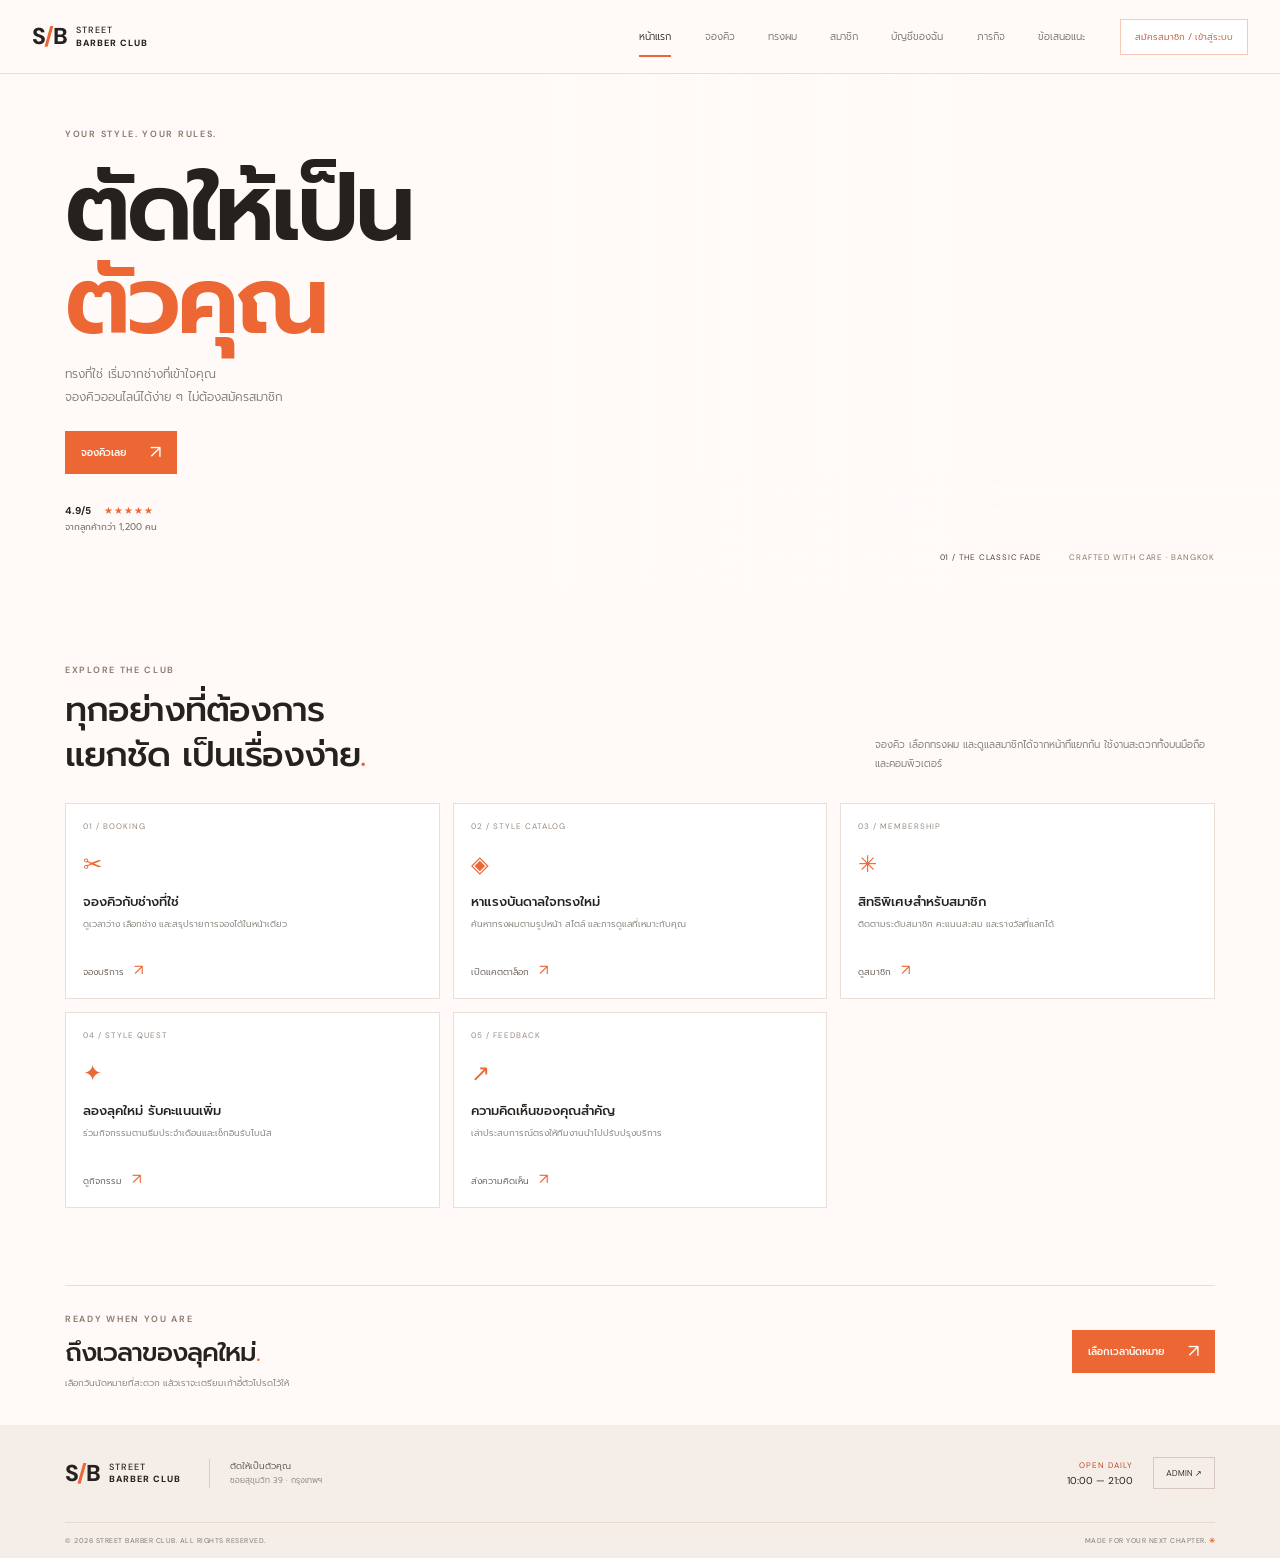
<file: index.html>
<!doctype html>
<html lang="th">
  <head>
    <meta charset="UTF-8" />
    <meta name="viewport" content="width=device-width, initial-scale=1.0" />
    <meta name="theme-color" content="#fffaf7" />
    <meta name="description" content="Street Barber Club — จองคิวตัดผมและค้นหาสไตล์ของคุณ" />
    <title>Street Barber Club — ตัดให้เป็นตัวคุณ</title>
    <link rel="preconnect" href="https://fonts.googleapis.com" />
    <link rel="preconnect" href="https://fonts.gstatic.com" crossorigin />
    <link href="https://fonts.googleapis.com/css2?family=DM+Sans:wght@400;500;600;700;800&family=Prompt:wght@300;400;500;600;700&display=swap" rel="stylesheet" />
    <link rel="stylesheet" href="styles.css" />
  </head>
  <body data-page="home">
    <div id="siteHeader"></div>
    <main>
      <section class="home-hero">
        <div class="home-hero-copy">
          <span class="eyebrow">YOUR STYLE. YOUR RULES.</span>
          <h1>ตัดให้เป็น<br /><span>ตัวคุณ</span></h1>
          <p>ทรงที่ใช่ เริ่มจากช่างที่เข้าใจคุณ<br />จองคิวออนไลน์ได้ง่าย ๆ ไม่ต้องสมัครสมาชิก</p>
          <a class="button button-primary" href="booking.html">จองคิวเลย <span>↗</span></a>
          <div class="home-rating"><b>4.9/5</b><span>★★★★★</span><small>จากลูกค้ากว่า 1,200 คน</small></div>
        </div>
        <div class="home-hero-image" role="img" aria-label="ช่างตัดผมกำลังให้บริการ"></div>
        <div class="hero-caption">01 / THE CLASSIC FADE <span>CRAFTED WITH CARE · BANGKOK</span></div>
      </section>
      <section class="home-intro content-wrap">
        <div><span class="eyebrow">EXPLORE THE CLUB</span><h2>ทุกอย่างที่ต้องการ<br />แยกชัด เป็นเรื่องง่าย<span class="orange-dot">.</span></h2></div>
        <p>จองคิว เลือกทรงผม และดูแลสมาชิกได้จากหน้าที่แยกกัน ใช้งานสะดวกทั้งบนมือถือและคอมพิวเตอร์</p>
      </section>
      <section class="feature-grid content-wrap">
        <a class="feature-card" href="booking.html"><span class="feature-index">01 / BOOKING</span><span class="feature-icon">✂</span><h3>จองคิวกับช่างที่ใช่</h3><p>ดูเวลาว่าง เลือกช่าง และสรุปรายการจองได้ในหน้าเดียว</p><span class="feature-link">จองบริการ <b>↗</b></span></a>
        <a class="feature-card" href="styles.html"><span class="feature-index">02 / STYLE CATALOG</span><span class="feature-icon">◈</span><h3>หาแรงบันดาลใจทรงใหม่</h3><p>ค้นหาทรงผมตามรูปหน้า สไตล์ และการดูแลที่เหมาะกับคุณ</p><span class="feature-link">เปิดแคตตาล็อก <b>↗</b></span></a>
        <a class="feature-card" href="membership.html"><span class="feature-index">03 / MEMBERSHIP</span><span class="feature-icon">✳</span><h3>สิทธิพิเศษสำหรับสมาชิก</h3><p>ติดตามระดับสมาชิก คะแนนสะสม และรางวัลที่แลกได้</p><span class="feature-link">ดูสมาชิก <b>↗</b></span></a>
        <a class="feature-card" href="quests.html"><span class="feature-index">04 / STYLE QUEST</span><span class="feature-icon">✦</span><h3>ลองลุคใหม่ รับคะแนนเพิ่ม</h3><p>ร่วมกิจกรรมตามธีมประจำเดือนและเช็กอินรับโบนัส</p><span class="feature-link">ดูกิจกรรม <b>↗</b></span></a>
        <a class="feature-card" href="feedback.html"><span class="feature-index">05 / FEEDBACK</span><span class="feature-icon">↗</span><h3>ความคิดเห็นของคุณสำคัญ</h3><p>เล่าประสบการณ์ตรงให้ทีมงานนำไปปรับปรุงบริการ</p><span class="feature-link">ส่งความคิดเห็น <b>↗</b></span></a>
      </section>
      <section class="home-cta content-wrap"><div><span class="eyebrow">READY WHEN YOU ARE</span><h2>ถึงเวลาของลุคใหม่<span class="orange-dot">.</span></h2><p>เลือกวันนัดหมายที่สะดวก แล้วเราจะเตรียมเก้าอี้ตัวโปรดไว้ให้</p></div><a class="button button-primary" href="booking.html">เลือกเวลานัดหมาย <span>↗</span></a></section>
    </main>
    <div id="siteFooter"></div>
    <script src="app.js"></script>
  </body>
</html>
</file>
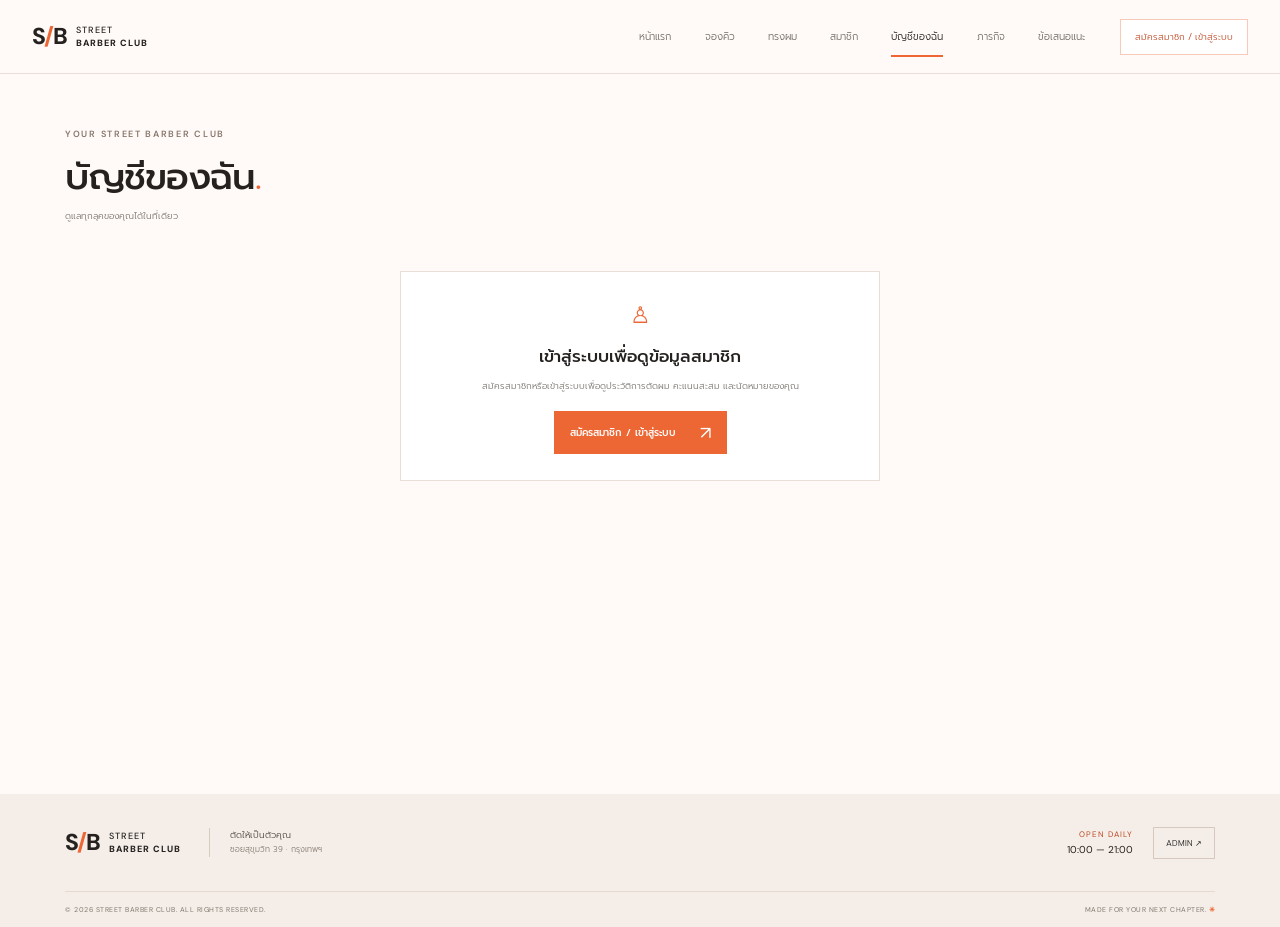
<file: account.html>
<!doctype html>
<html lang="th">
  <head>
    <meta charset="UTF-8" />
    <meta name="viewport" content="width=device-width, initial-scale=1.0" />
    <meta name="theme-color" content="#fffaf7" />
    <title>บัญชีของฉัน — Street Barber Club</title>
    <link rel="preconnect" href="https://fonts.googleapis.com" />
    <link rel="preconnect" href="https://fonts.gstatic.com" crossorigin />
    <link href="https://fonts.googleapis.com/css2?family=DM+Sans:wght@400;500;600;700;800&family=Prompt:wght@300;400;500;600;700&display=swap" rel="stylesheet" />
    <link rel="stylesheet" href="styles.css" />
  </head>
  <body data-page="account">
    <div id="siteHeader"></div>
    <main class="page-main content-wrap account-page">
      <header class="account-heading">
        <div><span class="eyebrow">YOUR STREET BARBER CLUB</span><h1>บัญชีของฉัน<span class="orange-dot">.</span></h1><p id="accountGreeting">ดูแลทุกลุคของคุณได้ในที่เดียว</p></div>
        <button class="button button-outline" id="accountLogout" type="button">ออกจากระบบ</button>
      </header>
      <section class="account-locked" id="accountLocked" hidden>
        <span class="feature-icon">♙</span><h2>เข้าสู่ระบบเพื่อดูข้อมูลสมาชิก</h2><p>สมัครสมาชิกหรือเข้าสู่ระบบเพื่อดูประวัติการตัดผม คะแนนสะสม และนัดหมายของคุณ</p><button class="button button-primary" id="accountLoginButton">สมัครสมาชิก / เข้าสู่ระบบ <span>↗</span></button>
      </section>
      <div id="accountDashboard" hidden>
        <section class="account-top-grid">
          <article class="account-profile-card"><div class="profile-avatar-large" id="accountAvatar">U</div><div><span class="tier-label" id="accountTier">BRONZE MEMBER</span><h2 id="accountName">สมาชิก</h2><p id="accountEmail">user@gmail.com</p><small id="accountPhone"></small></div><a href="membership.html" class="profile-card-link">สิทธิสมาชิก ↗</a></article>
          <article class="account-points-card"><div class="points-card-top"><span>POINTS BALANCE</span><span>✳</span></div><b id="accountPoints">0</b><p>คะแนนสะสมของคุณ</p><div class="account-progress"><span id="accountProgress"></span></div><small id="accountProgressText">เริ่มสะสมคะแนนเพื่อเลื่อนระดับ</small><a href="membership.html">ดูรางวัลและสิทธิพิเศษ ↗</a></article>
        </section>
        <section class="account-section">
          <div class="account-section-heading"><div><span class="eyebrow">YOUR APPOINTMENTS</span><h2>การจองคิว<span class="orange-dot">.</span></h2></div><a class="text-link-account" href="booking.html">จองคิวใหม่ <span>↗</span></a></div>
          <div class="appointment-list" id="accountAppointments"></div>
        </section>
        <section class="account-section">
          <div class="account-section-heading"><div><span class="eyebrow">YOUR HAIRCUT JOURNEY</span><h2>ประวัติการตัดผม<span class="orange-dot">.</span></h2></div><span class="section-note">ข้อมูลจำลองสำหรับโปรโตไทป์</span></div>
          <div class="history-list" id="haircutHistory"></div>
        </section>
        <section class="account-section">
          <div class="account-section-heading"><div><span class="eyebrow">PICKED FOR YOU</span><h2>ทรงผมแนะนำ<span class="orange-dot">.</span></h2></div><a class="text-link-account" href="styles.html">ดูทั้งหมด <span>↗</span></a></div>
          <div class="recommended-grid">
            <a class="recommended-card" href="styles.html"><span class="recommend-image style-one"></span><span><b>Textured Crop</b><small>เหมาะกับผมตรง · ดูแลง่าย</small></span><i>↗</i></a>
            <a class="recommended-card" href="styles.html"><span class="recommend-image style-two"></span><span><b>Low Taper Fade</b><small>เข้ากับรูปหน้า · ลุคคลาสสิก</small></span><i>↗</i></a>
            <a class="recommended-card" href="styles.html"><span class="recommend-image style-three"></span><span><b>Modern Mullet</b><small>ลุคใหม่ · สไตล์สตรีท</small></span><i>↗</i></a>
          </div>
        </section>
      </div>
    </main>
    <div id="siteFooter"></div>
    <div class="toast" id="toast" role="status"></div>
    <script src="app.js"></script>
    <script src="account-page.js"></script>
  </body>
</html>
</file>
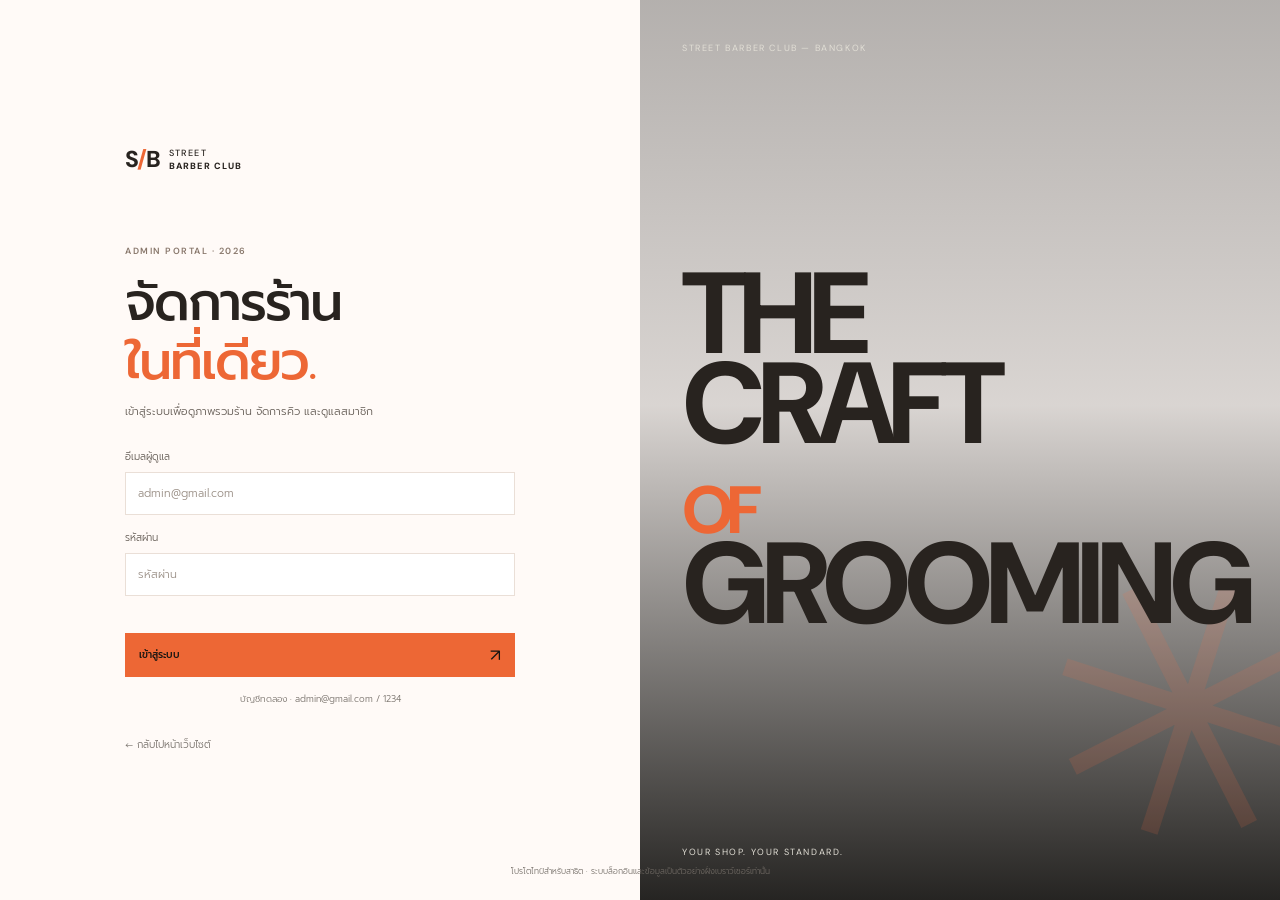
<file: admin.html>
<!doctype html>
<html lang="th">
  <head>
    <meta charset="UTF-8" />
    <meta name="viewport" content="width=device-width, initial-scale=1.0" />
    <meta name="theme-color" content="#fffaf7" />
    <title>Admin — Street Barber Club</title>
    <link rel="preconnect" href="https://fonts.googleapis.com" />
    <link rel="preconnect" href="https://fonts.gstatic.com" crossorigin />
    <link href="https://fonts.googleapis.com/css2?family=DM+Sans:wght@400;500;600;700;800&family=Prompt:wght@300;400;500;600;700&display=swap" rel="stylesheet" />
    <link rel="stylesheet" href="admin.css" />
    <link rel="stylesheet" href="admin-light.css" />
  </head>
  <body>
    <main class="login-screen" id="loginScreen">
      <section class="login-panel">
        <a class="brand" href="index.html"><span class="brand-mark">S<span>/</span>B</span><span class="brand-name">STREET<br /><b>BARBER CLUB</b></span></a>
        <span class="login-kicker">ADMIN PORTAL · 2026</span>
        <h1>จัดการร้าน<br /><span>ในที่เดียว.</span></h1>
        <p>เข้าสู่ระบบเพื่อดูภาพรวมร้าน จัดการคิว และดูแลสมาชิก</p>
        <form id="adminLoginForm">
          <label for="adminEmail">อีเมลผู้ดูแล</label>
          <input id="adminEmail" type="email" autocomplete="username" placeholder="admin@gmail.com" required />
          <label for="adminPassword">รหัสผ่าน</label>
          <input id="adminPassword" type="password" autocomplete="current-password" placeholder="รหัสผ่าน" required />
          <p class="login-error" id="loginError" role="alert"></p>
          <button class="admin-button primary-button" type="submit">เข้าสู่ระบบ <span>↗</span></button>
        </form>
        <small>บัญชีทดลอง · admin@gmail.com / 1234</small>
        <a class="back-to-site" href="index.html">← กลับไปหน้าเว็บไซต์</a>
      </section>
      <aside class="login-art">
        <span class="art-label">STREET BARBER CLUB — BANGKOK</span>
        <span class="art-title">THE<br />CRAFT<br /><i>OF</i><br />GROOMING</span>
        <span class="art-foot">YOUR SHOP. YOUR STANDARD.</span>
      </aside>
      <p class="demo-warning">โปรโตไทป์สำหรับสาธิต · ระบบล็อกอินและข้อมูลเป็นตัวอย่างฝั่งเบราว์เซอร์เท่านั้น</p>
    </main>

    <div class="admin-app" id="adminApp" hidden>
      <aside class="sidebar">
        <a class="brand sidebar-brand" href="index.html"><span class="brand-mark">S<span>/</span>B</span><span class="brand-name">STREET<br /><b>BARBER CLUB</b></span></a>
        <span class="side-caption">WORKSPACE</span>
        <nav class="side-nav" aria-label="เมนูผู้ดูแล">
          <button class="side-link active" data-view="overview"><span>▦</span> ภาพรวม</button>
          <button class="side-link" data-view="bookings"><span>▤</span> รายการจอง <i id="navBookingCount">0</i></button>
          <button class="side-link" data-view="members"><span>♙</span> สมาชิก</button>
          <button class="side-link" data-view="staff"><span>✂</span> ทีมช่าง</button>
          <button class="side-link" data-view="promotions"><span>✳</span> โปรโมชัน</button>
        </nav>
        <div class="sidebar-bottom"><div class="online-indicator"><i></i> ระบบพร้อมใช้งาน</div><a href="index.html">↗ ดูหน้าเว็บไซต์</a></div>
      </aside>

      <div class="admin-main">
        <header class="admin-topbar">
          <div class="breadcrumb">STREET BARBER CLUB <span>/</span> <b id="currentPageName">ภาพรวม</b></div>
          <div class="admin-actions"><span class="today-label" id="todayLabel"></span><span class="admin-avatar">A</span><span class="admin-identity"><b>Admin</b><small>ผู้ดูแลระบบ</small></span><button class="logout-button" id="logoutButton">ออกจากระบบ</button></div>
        </header>
        <div class="admin-content">
          <section class="view-panel active" id="view-overview">
            <div class="page-heading"><div><span class="admin-eyebrow">WEDNESDAY · YOUR DAILY BRIEFING</span><h1>สวัสดี, Admin <span>✳</span></h1><p>นี่คือภาพรวมร้านของคุณในวันนี้</p></div><button class="admin-button primary-button" data-open-view="bookings">＋ ดูคิววันนี้</button></div>
            <div class="stats-grid">
              <article class="stat-card"><span>ยอดขายวันนี้ <i>↗</i></span><b id="todayRevenue">฿0</b><small><em>+12.8%</em> จากสัปดาห์ที่แล้ว</small><div class="sparkline orange-spark">▂ ▄ ▃ ▅ ▄ ▆ ▅ ▇</div></article>
              <article class="stat-card"><span>คิววันนี้ <i>↗</i></span><b id="todayBookings">0</b><small><em class="neutral">●</em> มีนัดหมายทั้งหมดวันนี้</small><div class="sparkline">▁ ▃ ▂ ▄ ▃ ▅ ▄ ▆</div></article>
              <article class="stat-card"><span>สมาชิกทั้งหมด <i>↗</i></span><b id="totalMembers">0</b><small><em>+8.4%</em> สมาชิกใหม่เดือนนี้</small><div class="sparkline gold-spark">▂ ▂ ▃ ▃ ▄ ▅ ▅ ▆</div></article>
              <article class="stat-card"><span>คะแนนรีวิวเฉลี่ย <i>↗</i></span><b>4.9 <small class="out-of">/ 5</small></b><small><em class="stars-small">★★★★★</em> จาก 1,248 รีวิว</small><div class="sparkline">▃ ▃ ▄ ▃ ▅ ▄ ▅ ▆</div></article>
            </div>
            <div class="dashboard-grid">
              <section class="admin-card revenue-card"><div class="card-heading"><div><h2>ภาพรวมรายได้</h2><p>รายได้สุทธิจากบริการในช่วง 7 วันที่ผ่านมา</p></div><select id="revenueRange" aria-label="ช่วงเวลา"><option>7 วันที่ผ่านมา</option><option>เดือนนี้</option></select></div><div class="chart-total"><b>฿48,650</b><span>+12.8% <i>เทียบช่วงก่อนหน้า</i></span></div><div class="chart" aria-label="แผนภูมิรายได้ 7 วัน"><div class="chart-y"><span>฿12k</span><span>฿8k</span><span>฿4k</span><span>฿0</span></div><div class="chart-bars"><div><i style="height:48%"></i><small>จ.</small></div><div><i style="height:70%"></i><small>อ.</small></div><div><i style="height:59%"></i><small>พ.</small></div><div><i style="height:84%"></i><small>พฤ.</small></div><div><i style="height:63%"></i><small>ศ.</small></div><div><i style="height:100%"></i><small>ส.</small></div><div><i style="height:74%"></i><small>อา.</small></div></div></div></section>
              <section class="admin-card today-card"><div class="card-heading"><div><h2>คิวถัดไป</h2><p>นัดหมายที่กำลังจะมาถึง</p></div><button class="plain-link" data-open-view="bookings">ดูทั้งหมด ↗</button></div><div id="nextAppointments" class="next-appointments"></div></section>
            </div>
            <section class="admin-card recent-card"><div class="card-heading"><div><h2>รายการจองล่าสุด</h2><p>ตรวจสอบและอัปเดตสถานะการนัดหมาย</p></div><button class="plain-link" data-open-view="bookings">จัดการคิว ↗</button></div><div class="table-wrap"><table><thead><tr><th>ลูกค้า</th><th>บริการ</th><th>ช่าง</th><th>เวลา</th><th>สถานะ</th><th></th></tr></thead><tbody id="recentBookings"></tbody></table></div></section>
          </section>

          <section class="view-panel" id="view-bookings">
            <div class="page-heading"><div><span class="admin-eyebrow">APPOINTMENTS</span><h1>จัดการคิว<span>.</span></h1><p>ดูรายการนัดหมายและอัปเดตสถานะการจอง</p></div><button class="admin-button primary-button" id="addBookingButton">＋ เพิ่มการจอง</button></div>
            <div class="admin-card booking-manager"><div class="booking-toolbar"><div class="search-field"><span>⌕</span><input id="bookingSearch" type="search" placeholder="ค้นหาชื่อหรือบริการ..." /></div><select id="bookingFilter"><option value="all">ทุกสถานะ</option><option value="ยืนยันแล้ว">ยืนยันแล้ว</option><option value="รอชำระ">รอชำระ</option><option value="เสร็จสิ้น">เสร็จสิ้น</option><option value="ยกเลิก">ยกเลิก</option></select></div><div class="table-wrap"><table><thead><tr><th>รหัส / ลูกค้า</th><th>บริการ</th><th>ช่าง</th><th>วันที่และเวลา</th><th>ยอดชำระ</th><th>สถานะ</th></tr></thead><tbody id="allBookings"></tbody></table></div><p class="table-foot" id="bookingResultCount"></p></div>
          </section>

          <section class="view-panel" id="view-members">
            <div class="page-heading"><div><span class="admin-eyebrow">LOYALTY &amp; RELATIONSHIPS</span><h1>สมาชิก<span>.</span></h1><p>ดูแลสมาชิกและตรวจสอบระดับ สิทธิพิเศษ และคะแนนสะสม</p></div><button class="admin-button primary-button" id="addMemberButton">＋ เพิ่มสมาชิก</button></div>
            <div class="member-stats"><div class="admin-card"><small>สมาชิกทั้งหมด</small><b id="memberCountCard">0</b></div><div class="admin-card"><small>สมาชิก Gold / VIP</small><b>186</b></div><div class="admin-card"><small>แต้มที่ใช้เดือนนี้</small><b>24,850 <i>pts</i></b></div></div>
            <div class="admin-card"><div class="card-heading"><div><h2>รายชื่อสมาชิก</h2><p>ข้อมูลจำลองลูกค้าสำหรับหน้าจอผู้ดูแล</p></div><div class="search-field member-search"><span>⌕</span><input id="memberSearch" type="search" placeholder="ค้นหาสมาชิก..." /></div></div><div class="table-wrap"><table><thead><tr><th>สมาชิก</th><th>ระดับ</th><th>คะแนน</th><th>ยอดใช้จ่ายสะสม</th><th>เข้าร่วมเมื่อ</th><th>สถานะ</th></tr></thead><tbody id="membersTable"></tbody></table></div></div>
          </section>

          <section class="view-panel" id="view-staff">
            <div class="page-heading"><div><span class="admin-eyebrow">THE PEOPLE BEHIND THE CRAFT</span><h1>ทีมช่าง<span>.</span></h1><p>ตารางงาน คะแนนรีวิว และจำนวนคิวของทีมวันนี้</p></div><button class="admin-button primary-button" id="addStaffButton">＋ เพิ่มช่าง</button></div>
            <div class="staff-grid" id="staffGrid"></div>
          </section>

          <section class="view-panel" id="view-promotions">
            <div class="page-heading"><div><span class="admin-eyebrow">OFFERS &amp; MEMBERSHIP</span><h1>โปรโมชัน<span>.</span></h1><p>จัดการแคมเปญ ส่วนลดช่วง Off-Peak และแพ็กเกจสมาชิก</p></div><button class="admin-button primary-button" id="addPromotionButton">＋ สร้างโปรโมชัน</button></div>
            <div class="promotion-grid" id="promotionGrid"></div>
          </section>
        </div>
        <footer class="admin-footer"><span>STREET BARBER CLUB · ADMIN PROTOTYPE</span><span>ข้อมูลตัวอย่างเท่านั้น <i>✳</i></span></footer>
      </div>
    </div>
    <div class="admin-toast" id="adminToast" role="status" aria-live="polite"></div>
    <script src="admin.js"></script>
  </body>
</html>
</file>
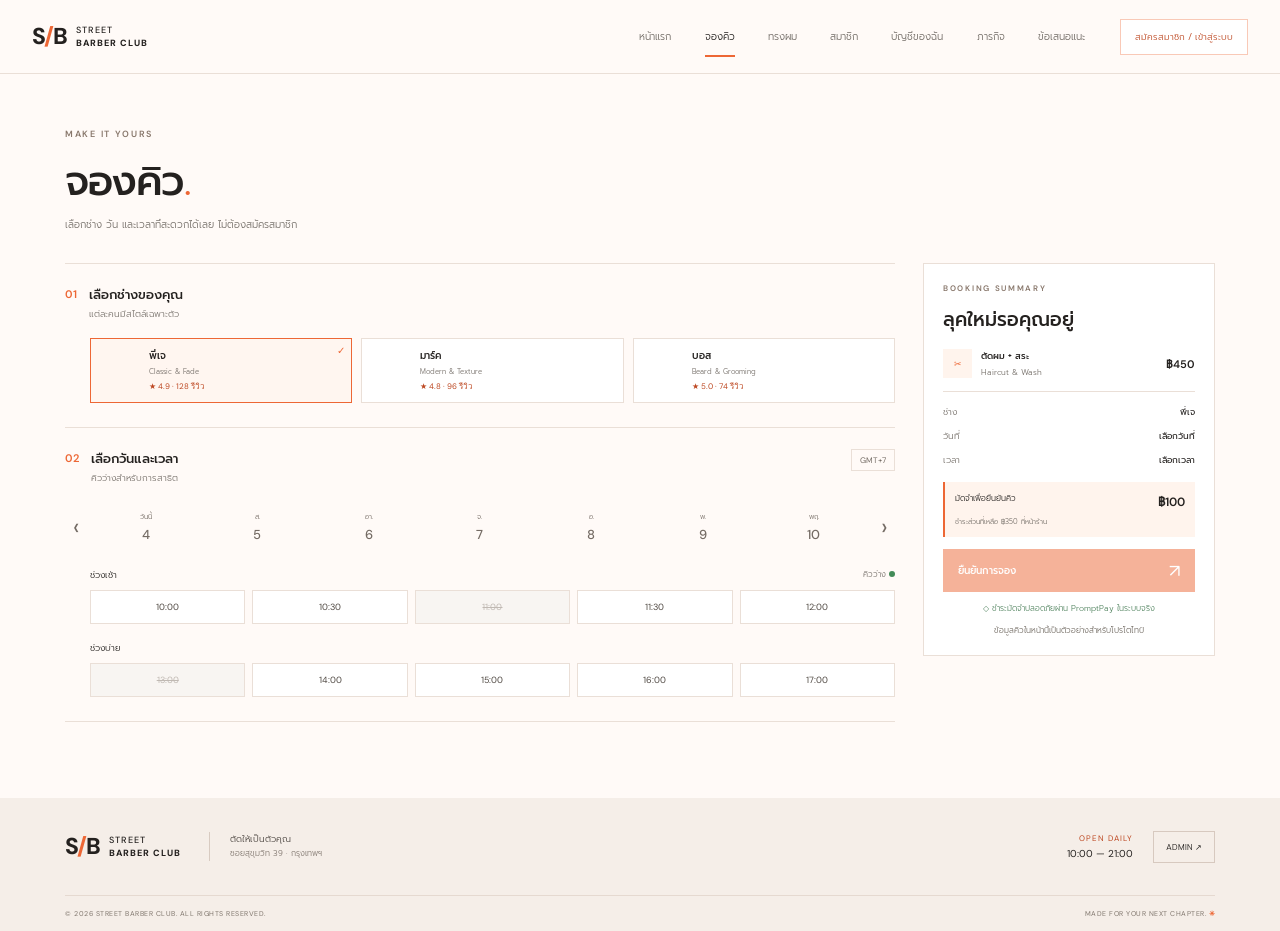
<file: booking.html>
<!doctype html>
<html lang="th">
  <head>
    <meta charset="UTF-8" />
    <meta name="viewport" content="width=device-width, initial-scale=1.0" />
    <meta name="theme-color" content="#fffaf7" />
    <title>จองคิว — Street Barber Club</title>
    <link rel="preconnect" href="https://fonts.googleapis.com" />
    <link rel="preconnect" href="https://fonts.gstatic.com" crossorigin />
    <link href="https://fonts.googleapis.com/css2?family=DM+Sans:wght@400;500;600;700;800&family=Prompt:wght@300;400;500;600;700&display=swap" rel="stylesheet" />
    <link rel="stylesheet" href="styles.css" />
  </head>
  <body data-page="booking">
    <div id="siteHeader"></div>
    <main class="page-main content-wrap">
      <header class="page-title"><span class="eyebrow">MAKE IT YOURS</span><h1>จองคิว<span class="orange-dot">.</span></h1><p>เลือกช่าง วัน และเวลาที่สะดวกได้เลย ไม่ต้องสมัครสมาชิก</p></header>
      <div class="booking-layout">
        <section class="booking-main">
          <div class="booking-step">
            <div class="step-heading"><span>01</span><div><h2>เลือกช่างของคุณ</h2><p>แต่ละคนมีสไตล์เฉพาะตัว</p></div></div>
            <div class="barber-list">
              <button class="barber-card selected" data-barber="พี่เจ"><span class="barber-photo barber-je"></span><span><b>พี่เจ</b><small>Classic &amp; Fade</small><i>★ 4.9 · 128 รีวิว</i></span><span class="select-check">✓</span></button>
              <button class="barber-card" data-barber="มาร์ค"><span class="barber-photo barber-mark"></span><span><b>มาร์ค</b><small>Modern &amp; Texture</small><i>★ 4.8 · 96 รีวิว</i></span><span class="select-check">✓</span></button>
              <button class="barber-card" data-barber="บอส"><span class="barber-photo barber-boss"></span><span><b>บอส</b><small>Beard &amp; Grooming</small><i>★ 5.0 · 74 รีวิว</i></span><span class="select-check">✓</span></button>
            </div>
          </div>
          <div class="booking-step">
            <div class="step-heading"><span>02</span><div><h2>เลือกวันและเวลา</h2><p>คิวว่างสำหรับการสาธิต</p></div><small class="timezone">GMT+7</small></div>
            <div class="date-picker"><button id="prevDates" aria-label="วันก่อนหน้า">‹</button><div class="date-options" id="dateOptions"></div><button id="nextDates" aria-label="วันถัดไป">›</button></div>
            <div class="time-label">ช่วงเช้า <small>คิวว่าง <i class="live-dot"></i></small></div><div class="time-grid" id="timeGrid"></div>
            <div class="time-label afternoon-label">ช่วงบ่าย</div><div class="time-grid" id="afternoonGrid"></div>
          </div>
        </section>
        <aside class="booking-summary">
          <span class="eyebrow">BOOKING SUMMARY</span><h2>ลุคใหม่รอคุณอยู่</h2>
          <div class="summary-service"><span>✂</span><div><b>ตัดผม + สระ</b><small>Haircut &amp; Wash</small></div><b>฿450</b></div>
          <div class="summary-line"></div>
          <div class="summary-row"><span>ช่าง</span><b id="summaryBarber">พี่เจ</b></div>
          <div class="summary-row"><span>วันที่</span><b id="summaryDate">เลือกวันที่</b></div>
          <div class="summary-row"><span>เวลา</span><b id="summaryTime">เลือกเวลา</b></div>
          <div class="deposit-box"><span>มัดจำเพื่อยืนยันคิว</span><b>฿100</b><small>ชำระส่วนที่เหลือ ฿350 ที่หน้าร้าน</small></div>
          <button class="button button-primary summary-submit" id="bookButton" disabled>ยืนยันการจอง <span>↗</span></button>
          <p class="secure-note">◇ ชำระมัดจำปลอดภัยผ่าน PromptPay ในระบบจริง</p>
          <small class="policy-note">ข้อมูลคิวในหน้านี้เป็นตัวอย่างสำหรับโปรโตไทป์</small>
        </aside>
      </div>
    </main>
    <div id="siteFooter"></div>
    <div class="toast" id="toast" role="status"></div>
    <div class="modal-backdrop" id="bookingModal" aria-hidden="true"><div class="modal-card" role="dialog" aria-modal="true" aria-labelledby="modalTitle"><button class="modal-close" id="closeModal" aria-label="ปิด">×</button><span class="success-mark">✓</span><span class="eyebrow">ONE STEP CLOSER</span><h2 id="modalTitle">คิวของคุณ<br /><span>ใกล้เรียบร้อยแล้ว</span></h2><p>ตรวจสอบรายละเอียดการจองก่อนชำระมัดจำ</p><div class="modal-details"><div><span>ช่าง</span><b id="modalBarber">—</b></div><div><span>วันและเวลา</span><b id="modalDateTime">—</b></div><div><span>บริการ</span><b>ตัดผม + สระ · ฿450</b></div></div><button class="button button-primary modal-pay" id="payButton">ชำระมัดจำ ฿100 <span>↗</span></button><small class="policy-note">ตัวอย่างการจอง — ไม่ได้ตัดเงินจริง</small></div></div>
    <script src="app.js"></script>
    <script src="booking.js"></script>
  </body>
</html>
</file>
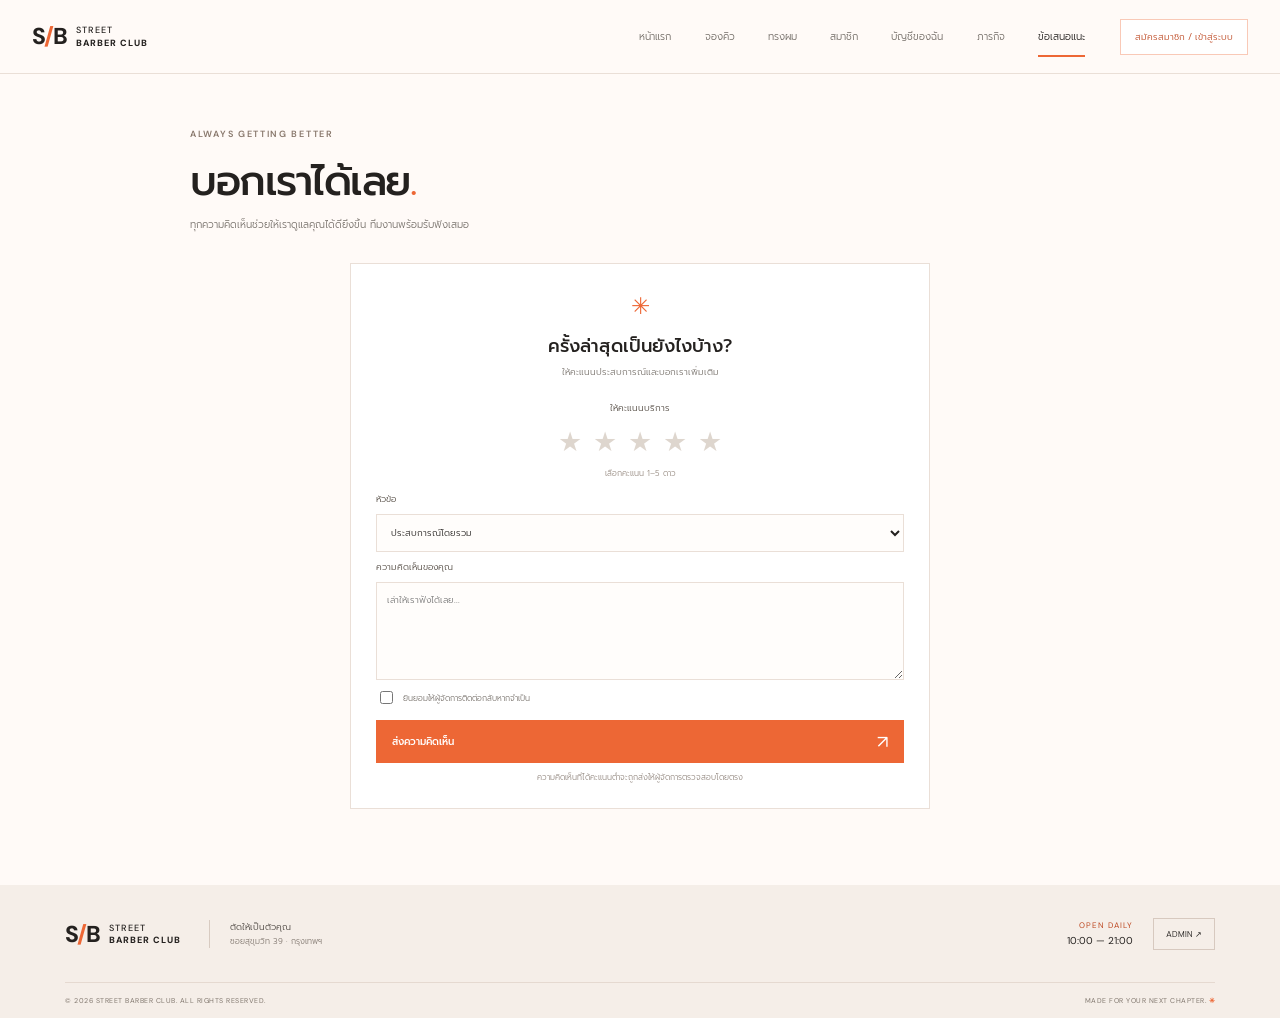
<file: feedback.html>
<!doctype html>
<html lang="th">
  <head>
    <meta charset="UTF-8" />
    <meta name="viewport" content="width=device-width, initial-scale=1.0" />
    <meta name="theme-color" content="#fffaf7" />
    <title>ข้อเสนอแนะ — Street Barber Club</title>
    <link rel="preconnect" href="https://fonts.googleapis.com" />
    <link rel="preconnect" href="https://fonts.gstatic.com" crossorigin />
    <link href="https://fonts.googleapis.com/css2?family=DM+Sans:wght@400;500;600;700;800&family=Prompt:wght@300;400;500;600;700&display=swap" rel="stylesheet" />
    <link rel="stylesheet" href="styles.css" />
  </head>
  <body data-page="feedback">
    <div id="siteHeader"></div>
    <main class="page-main content-wrap feedback-page">
      <header class="page-title"><span class="eyebrow">ALWAYS GETTING BETTER</span><h1>บอกเราได้เลย<span class="orange-dot">.</span></h1><p>ทุกความคิดเห็นช่วยให้เราดูแลคุณได้ดียิ่งขึ้น ทีมงานพร้อมรับฟังเสมอ</p></header>
      <section class="feedback-card"><div class="feedback-card-heading"><span class="feature-icon">✳</span><h2>ครั้งล่าสุดเป็นยังไงบ้าง?</h2><p>ให้คะแนนประสบการณ์และบอกเราเพิ่มเติม</p></div>
        <form id="feedbackForm">
          <fieldset class="rating-field"><legend>ให้คะแนนบริการ</legend><div class="rating-stars" role="group" aria-label="คะแนนบริการ"><button type="button" aria-label="1 ดาว" data-rating="1">★</button><button type="button" aria-label="2 ดาว" data-rating="2">★</button><button type="button" aria-label="3 ดาว" data-rating="3">★</button><button type="button" aria-label="4 ดาว" data-rating="4">★</button><button type="button" aria-label="5 ดาว" data-rating="5">★</button></div><small id="ratingPrompt">เลือกคะแนน 1–5 ดาว</small></fieldset>
          <label for="feedbackTopic">หัวข้อ</label><select id="feedbackTopic"><option>ประสบการณ์โดยรวม</option><option>บริการจากช่าง</option><option>การจองคิว</option><option>ข้อเสนอแนะอื่น ๆ</option></select>
          <label for="feedbackMessage">ความคิดเห็นของคุณ</label><textarea id="feedbackMessage" rows="5" placeholder="เล่าให้เราฟังได้เลย..." required></textarea>
          <label class="contact-consent"><input id="contactConsent" type="checkbox" /> ยินยอมให้ผู้จัดการติดต่อกลับหากจำเป็น</label>
          <button class="button button-primary" type="submit">ส่งความคิดเห็น <span>↗</span></button><small class="private-note">ความคิดเห็นที่ได้คะแนนต่ำจะถูกส่งให้ผู้จัดการตรวจสอบโดยตรง</small>
        </form>
      </section>
    </main>
    <div id="siteFooter"></div><div class="toast" id="toast" role="status"></div>
    <script src="app.js"></script><script src="feedback-page.js"></script>
  </body>
</html>
</file>
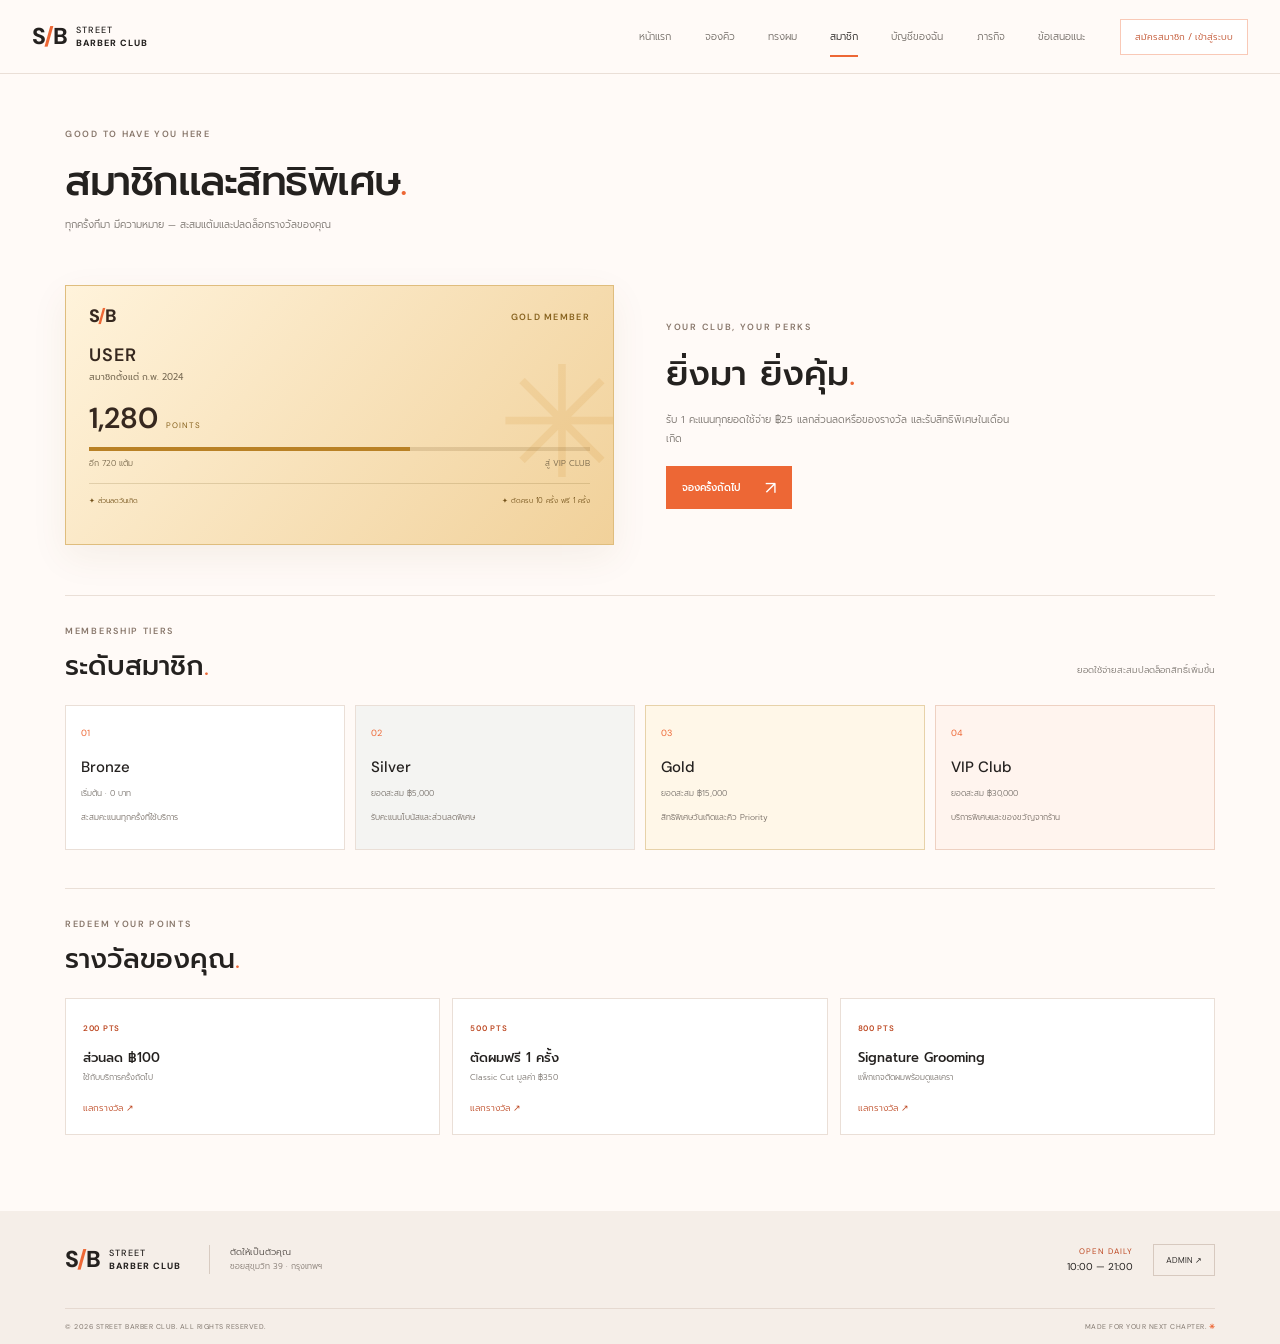
<file: membership.html>
<!doctype html>
<html lang="th">
  <head>
    <meta charset="UTF-8" />
    <meta name="viewport" content="width=device-width, initial-scale=1.0" />
    <meta name="theme-color" content="#fffaf7" />
    <title>สมาชิกและคะแนนสะสม — Street Barber Club</title>
    <link rel="preconnect" href="https://fonts.googleapis.com" />
    <link rel="preconnect" href="https://fonts.gstatic.com" crossorigin />
    <link href="https://fonts.googleapis.com/css2?family=DM+Sans:wght@400;500;600;700;800&family=Prompt:wght@300;400;500;600;700&display=swap" rel="stylesheet" />
    <link rel="stylesheet" href="styles.css" />
  </head>
  <body data-page="membership">
    <div id="siteHeader"></div>
    <main class="page-main content-wrap">
      <header class="page-title"><span class="eyebrow">GOOD TO HAVE YOU HERE</span><h1>สมาชิกและสิทธิพิเศษ<span class="orange-dot">.</span></h1><p>ทุกครั้งที่มา มีความหมาย — สะสมแต้มและปลดล็อกรางวัลของคุณ</p></header>
      <section class="membership-overview">
        <div class="loyalty-card"><div class="loyalty-top"><span class="brand-mark">S<span>/</span>B</span><span class="tier-label">GOLD MEMBER</span></div>        <div class="loyalty-name">USER <small>สมาชิกตั้งแต่ ก.พ. 2024</small></div><div class="points-total"><b>1,280</b><span>POINTS</span></div><div class="progress-track"><span></span></div><div class="progress-copy"><span>อีก 720 แต้ม</span><span>สู่ VIP CLUB</span></div><div class="loyalty-perks"><span>✦ ส่วนลดวันเกิด</span><span>✦ ตัดครบ 10 ครั้ง ฟรี 1 ครั้ง</span></div></div>
        <div class="membership-copy"><span class="eyebrow">YOUR CLUB, YOUR PERKS</span><h2>ยิ่งมา ยิ่งคุ้ม<span class="orange-dot">.</span></h2><p>รับ 1 คะแนนทุกยอดใช้จ่าย ฿25 แลกส่วนลดหรือของรางวัล และรับสิทธิพิเศษในเดือนเกิด</p><a class="button button-primary" href="booking.html">จองครั้งถัดไป <span>↗</span></a></div>
      </section>
      <section class="tier-section"><div class="section-heading"><div><span class="eyebrow">MEMBERSHIP TIERS</span><h2>ระดับสมาชิก<span class="orange-dot">.</span></h2></div><p>ยอดใช้จ่ายสะสมปลดล็อกสิทธิ์เพิ่มขึ้น</p></div><div class="tier-grid"><article class="tier-card"><span class="tier-symbol">01</span><h3>Bronze</h3><small>เริ่มต้น · 0 บาท</small><p>สะสมคะแนนทุกครั้งที่ใช้บริการ</p></article><article class="tier-card silver"><span class="tier-symbol">02</span><h3>Silver</h3><small>ยอดสะสม ฿5,000</small><p>รับคะแนนโบนัสและส่วนลดพิเศษ</p></article><article class="tier-card gold"><span class="tier-symbol">03</span><h3>Gold</h3><small>ยอดสะสม ฿15,000</small><p>สิทธิพิเศษวันเกิดและคิว Priority</p></article><article class="tier-card vip"><span class="tier-symbol">04</span><h3>VIP Club</h3><small>ยอดสะสม ฿30,000</small><p>บริการพิเศษและของขวัญจากร้าน</p></article></div></section>
      <section class="rewards-section"><div class="section-heading"><div><span class="eyebrow">REDEEM YOUR POINTS</span><h2>รางวัลของคุณ<span class="orange-dot">.</span></h2></div></div><div class="reward-grid"><article><span>200 PTS</span><h3>ส่วนลด ฿100</h3><p>ใช้กับบริการครั้งถัดไป</p><button class="redeem-button" data-points="200">แลกรางวัล ↗</button></article><article><span>500 PTS</span><h3>ตัดผมฟรี 1 ครั้ง</h3><p>Classic Cut มูลค่า ฿350</p><button class="redeem-button" data-points="500">แลกรางวัล ↗</button></article><article><span>800 PTS</span><h3>Signature Grooming</h3><p>แพ็กเกจตัดผมพร้อมดูแลเครา</p><button class="redeem-button" data-points="800">แลกรางวัล ↗</button></article></div></section>
    </main>
    <div id="siteFooter"></div><div class="toast" id="toast" role="status"></div>
    <script src="app.js"></script><script src="membership-page.js"></script>
  </body>
</html>
</file>
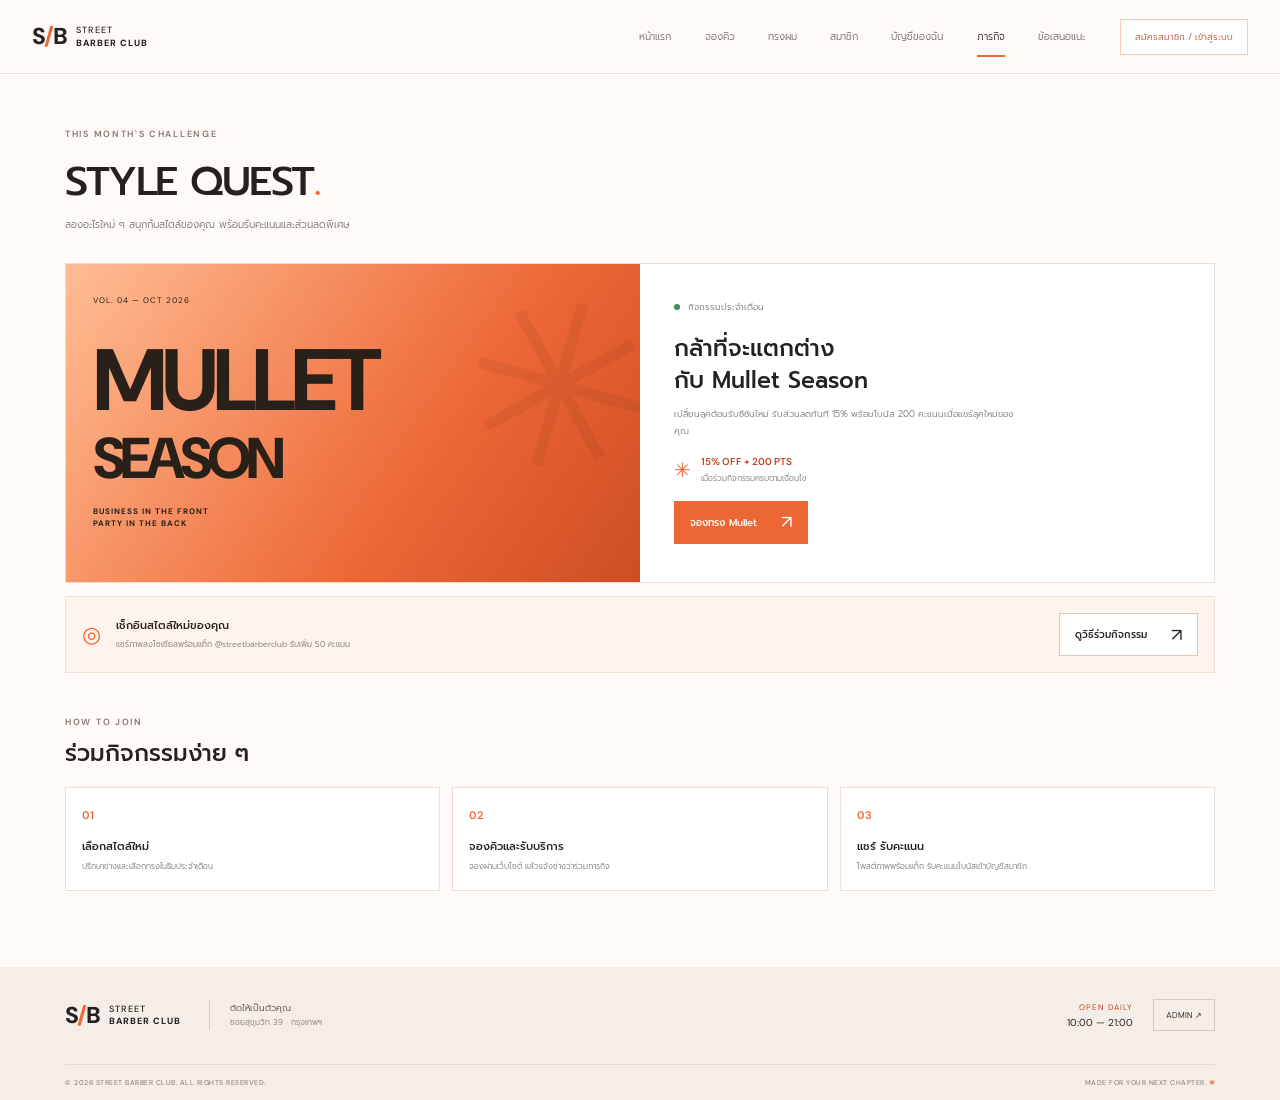
<file: quests.html>
<!doctype html>
<html lang="th">
  <head>
    <meta charset="UTF-8" />
    <meta name="viewport" content="width=device-width, initial-scale=1.0" />
    <meta name="theme-color" content="#fffaf7" />
    <title>Style Quests — Street Barber Club</title>
    <link rel="preconnect" href="https://fonts.googleapis.com" />
    <link rel="preconnect" href="https://fonts.gstatic.com" crossorigin />
    <link href="https://fonts.googleapis.com/css2?family=DM+Sans:wght@400;500;600;700;800&family=Prompt:wght@300;400;500;600;700&display=swap" rel="stylesheet" />
    <link rel="stylesheet" href="styles.css" />
  </head>
  <body data-page="quests">
    <div id="siteHeader"></div>
    <main class="page-main content-wrap">
      <header class="page-title"><span class="eyebrow">THIS MONTH'S CHALLENGE</span><h1>STYLE QUEST<span class="orange-dot">.</span></h1><p>ลองอะไรใหม่ ๆ สนุกกับสไตล์ของคุณ พร้อมรับคะแนนและส่วนลดพิเศษ</p></header>
      <section class="quest-feature">
        <div class="quest-art"><span class="quest-issue">VOL. 04 — OCT 2026</span><span class="quest-big-type">MULLET<br /><i>SEASON</i></span><span class="quest-art-bottom">BUSINESS IN THE FRONT<br />PARTY IN THE BACK</span></div>
        <div class="quest-content"><span class="quest-live"><i></i> กิจกรรมประจำเดือน</span><h2>กล้าที่จะแตกต่าง<br />กับ Mullet Season</h2><p>เปลี่ยนลุคต้อนรับซีซันใหม่ รับส่วนลดทันที 15% พร้อมโบนัส 200 คะแนนเมื่อแชร์ลุคใหม่ของคุณ</p><div class="quest-reward"><span>✳</span><span><b>15% OFF + 200 PTS</b><small>เมื่อร่วมกิจกรรมครบตามเงื่อนไข</small></span></div><a class="button button-primary" href="booking.html">จองทรง Mullet <span>↗</span></a></div>
      </section>
      <section class="checkin-panel"><span class="checkin-icon">◎</span><div><h2>เช็กอินสไตล์ใหม่ของคุณ</h2><p>แชร์ภาพลงโซเชียลพร้อมแท็ก @streetbarberclub รับเพิ่ม 50 คะแนน</p></div><button class="button button-outline" id="checkinButton">ดูวิธีร่วมกิจกรรม <span>↗</span></button></section>
      <section class="quest-how"><span class="eyebrow">HOW TO JOIN</span><h2>ร่วมกิจกรรมง่าย ๆ</h2><div class="how-grid"><article><b>01</b><h3>เลือกสไตล์ใหม่</h3><p>ปรึกษาช่างและเลือกทรงในธีมประจำเดือน</p></article><article><b>02</b><h3>จองคิวและรับบริการ</h3><p>จองผ่านเว็บไซต์ แล้วแจ้งช่างว่าร่วมภารกิจ</p></article><article><b>03</b><h3>แชร์ รับคะแนน</h3><p>โพสต์ภาพพร้อมแท็ก รับคะแนนโบนัสเข้าบัญชีสมาชิก</p></article></div></section>
    </main>
    <div id="siteFooter"></div><div class="toast" id="toast" role="status"></div>
    <script src="app.js"></script><script src="quests-page.js"></script>
  </body>
</html>
</file>
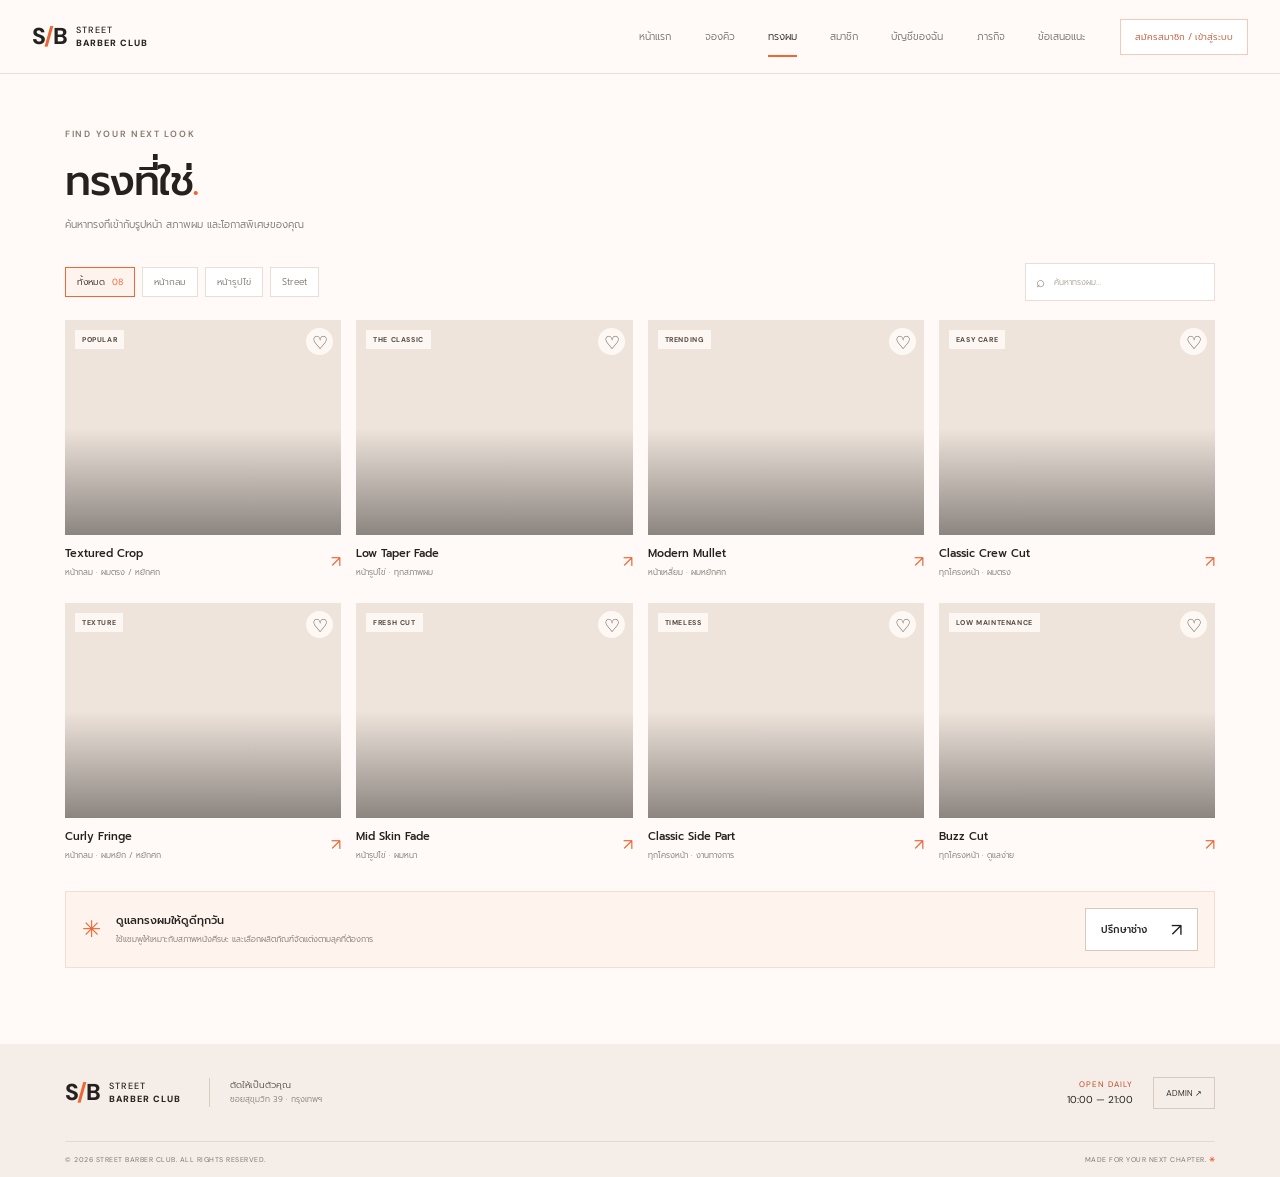
<file: styles.html>
<!doctype html>
<html lang="th">
  <head>
    <meta charset="UTF-8" />
    <meta name="viewport" content="width=device-width, initial-scale=1.0" />
    <meta name="theme-color" content="#fffaf7" />
    <title>แคตตาล็อกทรงผม — Street Barber Club</title>
    <link rel="preconnect" href="https://fonts.googleapis.com" />
    <link rel="preconnect" href="https://fonts.gstatic.com" crossorigin />
    <link href="https://fonts.googleapis.com/css2?family=DM+Sans:wght@400;500;600;700;800&family=Prompt:wght@300;400;500;600;700&display=swap" rel="stylesheet" />
    <link rel="stylesheet" href="styles.css" />
  </head>
  <body data-page="styles">
    <div id="siteHeader"></div>
    <main class="page-main content-wrap">
      <header class="page-title"><span class="eyebrow">FIND YOUR NEXT LOOK</span><h1>ทรงที่ใช่<span class="orange-dot">.</span></h1><p>ค้นหาทรงที่เข้ากับรูปหน้า สภาพผม และโอกาสพิเศษของคุณ</p></header>
      <div class="catalog-controls"><div class="catalog-filters" id="catalogFilters"><button class="filter-chip active" data-filter="all">ทั้งหมด <span>08</span></button><button class="filter-chip" data-filter="round">หน้ากลม</button><button class="filter-chip" data-filter="oval">หน้ารูปไข่</button><button class="filter-chip" data-filter="street">Street</button></div><label class="catalog-search">⌕ <input id="styleSearch" type="search" placeholder="ค้นหาทรงผม..." /></label></div>
      <section class="style-grid">
        <article class="style-card" data-tags="round street" data-name="textured crop"><div class="style-image style-one"><span>POPULAR</span><button aria-label="บันทึกทรงผม">♡</button></div><div class="style-info"><div><h2>Textured Crop</h2><p>หน้ากลม · ผมตรง / หยักศก</p></div><span>↗</span></div></article>
        <article class="style-card" data-tags="oval street" data-name="low taper fade"><div class="style-image style-two"><span>THE CLASSIC</span><button aria-label="บันทึกทรงผม">♡</button></div><div class="style-info"><div><h2>Low Taper Fade</h2><p>หน้ารูปไข่ · ทุกสภาพผม</p></div><span>↗</span></div></article>
        <article class="style-card" data-tags="oval" data-name="modern mullet"><div class="style-image style-three"><span>TRENDING</span><button aria-label="บันทึกทรงผม">♡</button></div><div class="style-info"><div><h2>Modern Mullet</h2><p>หน้าเหลี่ยม · ผมหยักศก</p></div><span>↗</span></div></article>
        <article class="style-card" data-tags="round oval" data-name="classic crew cut"><div class="style-image style-four"><span>EASY CARE</span><button aria-label="บันทึกทรงผม">♡</button></div><div class="style-info"><div><h2>Classic Crew Cut</h2><p>ทุกโครงหน้า · ผมตรง</p></div><span>↗</span></div></article>
        <article class="style-card" data-tags="round" data-name="curly fringe"><div class="style-image style-five"><span>TEXTURE</span><button aria-label="บันทึกทรงผม">♡</button></div><div class="style-info"><div><h2>Curly Fringe</h2><p>หน้ากลม · ผมหยิก / หยักศก</p></div><span>↗</span></div></article>
        <article class="style-card" data-tags="oval street" data-name="mid skin fade"><div class="style-image style-six"><span>FRESH CUT</span><button aria-label="บันทึกทรงผม">♡</button></div><div class="style-info"><div><h2>Mid Skin Fade</h2><p>หน้ารูปไข่ · ผมหนา</p></div><span>↗</span></div></article>
        <article class="style-card" data-tags="round oval" data-name="side part"><div class="style-image style-seven"><span>TIMELESS</span><button aria-label="บันทึกทรงผม">♡</button></div><div class="style-info"><div><h2>Classic Side Part</h2><p>ทุกโครงหน้า · งานทางการ</p></div><span>↗</span></div></article>
        <article class="style-card" data-tags="street" data-name="buzz cut"><div class="style-image style-eight"><span>LOW MAINTENANCE</span><button aria-label="บันทึกทรงผม">♡</button></div><div class="style-info"><div><h2>Buzz Cut</h2><p>ทุกโครงหน้า · ดูแลง่าย</p></div><span>↗</span></div></article>
      </section>
      <section class="care-panel"><span class="feature-icon">✳</span><div><h2>ดูแลทรงผมให้ดูดีทุกวัน</h2><p>ใช้แชมพูให้เหมาะกับสภาพหนังศีรษะ และเลือกผลิตภัณฑ์จัดแต่งตามลุคที่ต้องการ</p></div><a class="button button-outline" href="booking.html">ปรึกษาช่าง <span>↗</span></a></section>
    </main>
    <div id="siteFooter"></div>
    <div class="toast" id="toast" role="status"></div>
    <script src="app.js"></script>
    <script src="styles-page.js"></script>
  </body>
</html>
</file>
<file: styles.css>
:root {
  color-scheme: light;
  --bg: #fffaf7;
  --paper: #ffffff;
  --surface: #fff4ed;
  --surface-strong: #f7e9df;
  --text: #24211f;
  --muted: #77716b;
  --line: #eadfd7;
  --accent: #ed6735;
  --accent-dark: #bd4822;
  --green: #438b58;
  --font: "Prompt", sans-serif;
  --latin: "DM Sans", sans-serif;
}
* { box-sizing: border-box; }
[hidden] { display: none !important; }
html { scroll-behavior: smooth; }
body { margin: 0; background: var(--bg); color: var(--text); font: 300 14px var(--font); }
button, input, select, textarea { font: inherit; }
button, a { color: inherit; }
a { text-decoration: none; }
button { cursor: pointer; }
.content-wrap { width: min(1150px,calc(100% - 64px)); margin-inline: auto; }
.site-header { position: sticky; top: 0; z-index: 10; height: 74px; display: flex; align-items: center; justify-content: space-between; padding: 0 max(32px,calc((100vw - 1280px)/2)); border-bottom: 1px solid var(--line); background: rgba(255,250,247,.94); backdrop-filter: blur(14px); }
.brand { display: inline-flex; align-items: center; gap: 10px; flex-shrink: 0; }
.brand-mark { font: 800 23px/.88 var(--latin); letter-spacing: -2px; }
.brand-mark span { color: var(--accent); }
.brand-name { font: 500 9px/1.35 var(--latin); letter-spacing: 1px; }
.brand-name b { font-weight: 800; }
.main-nav { display: flex; gap: clamp(14px,2.6vw,34px); align-items: center; margin-left: auto; margin-right: 35px; }
.main-nav a { position: relative; padding: 7px 0; color: #716b65; font-size: 10px; white-space: nowrap; }
.main-nav a:hover,.main-nav a.active { color: var(--text); }
.main-nav a.active::after { content: ""; position: absolute; left: 0; right: 0; bottom: -6px; height: 2px; background: var(--accent); }
.header-auth { min-width: 128px; min-height: 36px; display: inline-flex; align-items: center; justify-content: center; gap: 7px; padding: 0 12px; border: 1px solid #ed67355a; background: var(--paper); color: var(--accent-dark); font-size: 9px; transition: .2s; }
.header-auth:hover { background: var(--accent); color: white; }
.user-initial { display: grid; place-items: center; width: 22px; height: 22px; border-radius: 50%; background: var(--accent); color: white; font: 700 9px var(--latin); }
.mobile-menu-button { display: none; border: 0; background: transparent; font-size: 23px; }
.site-footer { background: #f5eee8; }
.footer-main { display: flex; align-items: center; min-height: 97px; }
.footer-address { border-left: 1px solid #d8cbc1; margin-left: 28px; padding-left: 20px; color: #48423d; font-size: 9px; line-height: 1.7; }
.footer-address small { display: block; color: #80776f; font-size: 8px; }
.footer-hours { display: grid; gap: 4px; margin-left: auto; text-align: right; }
.footer-hours span { color: var(--accent-dark); font: 8px var(--latin); letter-spacing: 1px; }
.footer-hours b { font: 10px var(--latin); }
.footer-admin-link { border: 1px solid #d7c9bf; padding: 9px 12px; margin-left: 20px; font-size: 8px; }
.footer-bottom { display: flex; justify-content: space-between; padding: 13px 0; border-top: 1px solid #e5d9d0; color: #81776e; font: 7px var(--latin); letter-spacing: .5px; }
.footer-bottom span:last-child b { color: var(--accent); }
.eyebrow { display: block; color: #88776b; font: 600 9px var(--latin); letter-spacing: 1.7px; }
.orange-dot { color: var(--accent); }
.button { min-height: 43px; display: inline-flex; align-items: center; justify-content: space-between; gap: 24px; padding: 0 15px; border: 1px solid transparent; font-size: 10px; font-weight: 500; transition: .2s; }
.button:hover { transform: translateY(-2px); }
.button-primary { background: var(--accent); color: white; }
.button-primary:hover { background: var(--accent-dark); }
.button-primary span,.button-outline span { font: 18px var(--latin); }
.button-outline { border-color: #d9c9bd; background: white; color: var(--text); }
.button-outline:hover { border-color: var(--accent); }
.home-hero { min-height: 505px; position: relative; display: grid; grid-template-columns: 46% 54%; align-items: center; overflow: hidden; padding: 54px max(50px,calc((100vw - 1150px)/2)); }
.home-hero-copy { position: relative; z-index: 2; }
.home-hero-copy h1 { margin: 22px 0 15px; font-size: clamp(64px,8vw,95px); line-height: .98; letter-spacing: -4px; font-weight: 600; }
.home-hero-copy h1 span { color: var(--accent); }
.home-hero-copy > p { color: var(--muted); font-size: 12px; line-height: 1.9; margin-bottom: 22px; }
.home-rating { display: grid; grid-template-columns: auto auto; align-items: center; justify-content: start; column-gap: 9px; margin-top: 30px; font: 10px var(--latin); }
.home-rating > span { color: var(--accent); letter-spacing: 1px; }
.home-rating small { grid-column: 1/-1; color: var(--muted); font: 9px var(--font); margin-top: 3px; }
.home-hero-image { position: absolute; inset: 0 0 0 42%; background: linear-gradient(90deg,var(--bg) 0%,#fffaf7aa 18%,transparent 62%),linear-gradient(0deg,var(--bg),transparent 22%),url("https://images.unsplash.com/photo-1621605815971-fbc98d665033?auto=format&fit=crop&w=1300&q=85") center 43%/cover; }
.hero-caption { position: absolute; right: max(45px,calc((100vw - 1150px)/2)); bottom: 26px; display: flex; gap: 28px; color: #50453c; font: 8px var(--latin); letter-spacing: .8px; }
.hero-caption span { color: #88776b; }
.home-intro { display: flex; align-items: end; justify-content: space-between; gap: 35px; padding-top: 76px; padding-bottom: 25px; }
.home-intro h2,.home-cta h2 { font-size: 35px; line-height: 1.3; letter-spacing: -1px; font-weight: 500; margin: 11px 0 0; }
.home-intro > p { max-width: 340px; color: var(--muted); font-size: 10px; line-height: 1.9; margin: 0 0 5px; }
.feature-grid { display: grid; grid-template-columns: repeat(3,1fr); gap: 13px; padding-bottom: 77px; }
.feature-card { min-height: 190px; padding: 17px; background: var(--paper); border: 1px solid var(--line); transition: transform .2s,border-color .2s,box-shadow .2s; }
.feature-card:hover { transform: translateY(-3px); border-color: #ed673575; box-shadow: 0 10px 24px #6a30100d; }
.feature-index { display: block; color: #9a8b80; font: 8px var(--latin); letter-spacing: 1px; }
.feature-icon { display: block; color: var(--accent); font-size: 23px; margin: 16px 0 10px; }
.feature-card h3 { font-size: 13px; font-weight: 500; margin: 0 0 6px; }
.feature-card p { min-height: 32px; color: var(--muted); font-size: 9px; line-height: 1.7; margin: 0 0 11px; }
.feature-link { color: #554b44; font-size: 9px; }
.feature-link b { color: var(--accent); font: 15px var(--latin); margin-left: 7px; }
.home-cta { display: flex; align-items: center; justify-content: space-between; gap: 25px; padding-top: 27px; padding-bottom: 35px; border-top: 1px solid var(--line); }
.home-cta h2 { font-size: 26px; }
.home-cta p { color: var(--muted); font-size: 9px; margin: 6px 0 0; }
.page-main { min-height: calc(100vh - 180px); padding-top: 54px; padding-bottom: 76px; }
.page-title { margin-bottom: 31px; }
.page-title h1 { margin: 10px 0 5px; font-size: 41px; font-weight: 500; letter-spacing: -1.5px; }
.page-title p { color: var(--muted); font-size: 10px; margin: 0; }
.booking-layout { display: grid; grid-template-columns: minmax(0,1fr) 292px; gap: 28px; align-items: start; }
.booking-main { border-top: 1px solid var(--line); }
.booking-step { padding: 21px 0 24px; border-bottom: 1px solid var(--line); }
.step-heading { display: flex; align-items: start; gap: 12px; }
.step-heading > span { padding-top: 2px; color: var(--accent); font: 600 11px var(--latin); }
.step-heading h2 { margin: 0 0 3px; font-size: 13px; font-weight: 500; }
.step-heading p { margin: 0; color: var(--muted); font-size: 9px; }
.timezone { margin-left: auto; color: #756d66; border: 1px solid var(--line); padding: 5px 8px; font: 8px var(--latin); }
.barber-list { display: grid; grid-template-columns: repeat(3,1fr); gap: 9px; margin: 17px 0 0 25px; }
.barber-card { position: relative; display: flex; align-items: center; gap: 8px; padding: 9px; text-align: left; border: 1px solid var(--line); background: white; }
.barber-card.selected { border-color: var(--accent); background: #fff6f0; }
.barber-card > span:nth-child(2) { min-width: 0; display: grid; gap: 3px; }
.barber-card b { font-size: 10px; font-weight: 500; }
.barber-card small { overflow: hidden; color: var(--muted); font-size: 7px; white-space: nowrap; text-overflow: ellipsis; }
.barber-card i { color: var(--accent-dark); font: normal 8px var(--latin); white-space: nowrap; }
.barber-photo { width: 41px; height: 45px; flex: 0 0 auto; background-size: cover; background-position: center; }
.barber-je { background-image: url("https://images.unsplash.com/photo-1503951914875-452162b0f3f1?auto=format&fit=crop&w=150&q=80"); }
.barber-mark { background-image: url("https://images.unsplash.com/photo-1599351431202-1e0f0137899a?auto=format&fit=crop&w=150&q=80"); }
.barber-boss { background-image: url("https://images.unsplash.com/photo-1622286342621-4bd786c2447c?auto=format&fit=crop&w=150&q=80"); }
.select-check { display: none; position: absolute; right: 6px; top: 4px; color: var(--accent); font-size: 10px; }
.barber-card.selected .select-check { display: block; }
.date-picker { display: grid; grid-template-columns: 22px 1fr 22px; align-items: center; gap: 6px; margin: 16px 0; }
.date-picker > button { border: 0; background: none; color: #746b64; font: 24px var(--latin); }
.date-options { display: grid; grid-template-columns: repeat(7,1fr); gap: 5px; }
.date-option { min-height: 51px; display: grid; place-content: center; gap: 4px; border: 1px solid transparent; background: transparent; color: #746b64; }
.date-option span { font-size: 7px; }
.date-option b { font: 500 13px var(--latin); }
.date-option.selected { border-color: var(--accent); background: var(--surface); color: var(--text); }
.date-option.selected span { color: var(--accent-dark); }
.time-label { display: flex; justify-content: space-between; margin: 12px 0 8px 25px; font-size: 9px; }
.time-label small { color: var(--muted); font-size: 8px; }
.live-dot { display: inline-block; width: 6px; height: 6px; border-radius: 50%; background: var(--green); }
.time-grid { display: grid; grid-template-columns: repeat(5,1fr); gap: 7px; margin-left: 25px; }
.time-slot { height: 34px; border: 1px solid var(--line); background: white; color: #514a44; font: 9px var(--latin); }
.time-slot:hover:not(:disabled),.time-slot.selected { border-color: var(--accent); background: var(--surface); }
.time-slot:disabled { color: #c0b9b3; background: #f8f5f2; text-decoration: line-through; cursor: not-allowed; }
.afternoon-label { margin-top: 17px; }
.booking-summary { padding: 19px; border: 1px solid var(--line); background: white; }
.booking-summary > .eyebrow { font-size: 8px; }
.booking-summary > h2 { margin: 12px 0 15px; font-size: 19px; font-weight: 500; }
.summary-service { display: flex; align-items: center; gap: 9px; font-size: 9px; }
.summary-service > span { width: 29px; height: 29px; display: grid; place-items: center; color: var(--accent); background: var(--surface); }
.summary-service > div { display: grid; gap: 3px; }
.summary-service > div b { font-weight: 500; }
.summary-service small { color: var(--muted); font-size: 8px; }
.summary-service > b:last-child { margin-left: auto; font: 600 11px var(--latin); }
.summary-line { height: 1px; background: var(--line); margin: 13px 0; }
.summary-row { display: flex; justify-content: space-between; margin: 10px 0; font-size: 9px; }
.summary-row span { color: var(--muted); }
.summary-row b { font-weight: 400; }
.deposit-box { display: grid; grid-template-columns: 1fr auto; gap: 5px; margin-top: 15px; padding: 10px; border-left: 2px solid var(--accent); background: var(--surface); font-size: 8px; }
.deposit-box > b { font: 600 12px var(--latin); }
.deposit-box small { grid-column: 1/-1; color: var(--muted); font-size: 7px; }
.summary-submit { width: 100%; margin-top: 12px; border: 0; }
.summary-submit:disabled { opacity: .5; cursor: not-allowed; }
.secure-note,.policy-note { display: block; text-align: center; margin: 10px 0 0; color: #706961; font-size: 8px; }
.secure-note { color: #538561; }
.modal-backdrop { position: fixed; inset: 0; z-index: 20; display: grid; place-items: center; padding: 18px; background: #24160dcc; opacity: 0; visibility: hidden; transition: .2s; }
.modal-backdrop.open { opacity: 1; visibility: visible; }
.modal-card { position: relative; width: min(430px,100%); padding: 30px; background: white; box-shadow: 0 20px 75px #28190b40; }
.modal-close { position: absolute; top: 9px; right: 13px; border: 0; background: none; color: #716b65; font-size: 24px; }
.success-mark { display: grid; place-items: center; width: 33px; height: 33px; margin-bottom: 15px; border: 1px solid var(--accent); border-radius: 50%; color: var(--accent); }
.modal-card h2 { margin: 12px 0 7px; font-size: 26px; line-height: 1.3; font-weight: 500; }
.modal-card h2 span { color: var(--accent); }
.modal-card > p { color: var(--muted); font-size: 9px; }
.modal-details { display: grid; gap: 11px; padding: 14px 0; margin: 17px 0; border-block: 1px solid var(--line); }
.modal-details div { display: flex; justify-content: space-between; font-size: 9px; }
.modal-details span { color: var(--muted); }.modal-details b { font-weight: 400; }
.modal-pay { width: 100%; }
.toast { position: fixed; z-index: 30; left: 50%; bottom: 24px; transform: translate(-50%,15px); max-width: calc(100% - 30px); padding: 11px 16px; background: #302923; color: white; font-size: 9px; opacity: 0; pointer-events: none; transition: .2s; }
.toast.visible { opacity: 1; transform: translate(-50%,0); }
.catalog-controls { display: flex; align-items: center; justify-content: space-between; gap: 16px; margin-bottom: 19px; }
.catalog-filters { display: flex; gap: 7px; overflow-x: auto; }
.filter-chip { flex: 0 0 auto; border: 1px solid var(--line); background: white; padding: 7px 11px; color: #766e67; font-size: 9px; }
.filter-chip.active { border-color: var(--accent); color: var(--text); background: var(--surface); }
.filter-chip span { color: var(--accent); margin-left: 4px; font: 9px var(--latin); }
.catalog-search { display: flex; align-items: center; gap: 7px; width: 190px; padding: 7px 10px; border: 1px solid var(--line); background: white; color: #92877e; font-size: 15px; }
.catalog-search input { width: 100%; min-width: 0; border: 0; outline: 0; background: transparent; font-size: 8px; }
.catalog-search input::placeholder { color: #a79c93; }
.style-grid { display: grid; grid-template-columns: repeat(4,minmax(0,1fr)); gap: 15px; }
.style-card.hidden { display: none; }
.style-image { height: 215px; position: relative; background-position: center; background-size: cover; background-color: #eee4dc; }
.style-image::after { content: ""; position: absolute; inset: 50% 0 0; background: linear-gradient(transparent,#130f0d72); pointer-events: none; }
.style-image > span { position: absolute; z-index: 1; top: 10px; left: 10px; padding: 5px 7px; background: #fffaf7e8; color: #554940; font: 700 7px var(--latin); letter-spacing: .6px; }
.style-image > button { position: absolute; z-index: 2; top: 8px; right: 8px; width: 27px; height: 27px; border: 0; border-radius: 50%; background: #fffaf7e8; color: #574a40; font-size: 18px; }
.style-image > button.saved { color: var(--accent); }
.style-one { background-image: url("https://images.unsplash.com/photo-1599351431202-1e0f0137899a?auto=format&fit=crop&w=500&q=80"); }
.style-two { background-image: url("https://images.unsplash.com/photo-1503951914875-452162b0f3f1?auto=format&fit=crop&w=500&q=80"); }
.style-three { background-image: url("https://images.unsplash.com/photo-1621605815971-fbc98d665033?auto=format&fit=crop&w=500&q=80"); }
.style-four { background-image: url("https://images.unsplash.com/photo-1622286342621-4bd786c2447c?auto=format&fit=crop&w=500&q=80"); }
.style-five { background-image: url("https://images.unsplash.com/photo-1621605815971-fbc98d665033?auto=format&fit=crop&w=500&q=80"); }
.style-six { background-image: url("https://images.unsplash.com/photo-1622296089863-eb7fc530daa8?auto=format&fit=crop&w=500&q=80"); }
.style-seven { background-image: url("https://images.unsplash.com/photo-1503951914875-452162b0f3f1?auto=format&fit=crop&w=500&q=80"); }
.style-eight { background-image: url("https://images.unsplash.com/photo-1592647420148-bfcc177e2117?auto=format&fit=crop&w=500&q=80"); }
.style-info { display: flex; justify-content: space-between; align-items: center; padding: 10px 0; }
.style-info h2 { margin: 0 0 4px; font-size: 11px; font-weight: 500; }
.style-info p { margin: 0; color: var(--muted); font-size: 8px; }
.style-info > span { color: var(--accent); font: 16px var(--latin); }
.care-panel,.checkin-panel { display: flex; align-items: center; gap: 15px; margin-top: 20px; padding: 16px; background: var(--surface); border: 1px solid #f1dfd2; }
.care-panel .feature-icon { flex: 0 0 auto; margin: 0; }
.care-panel > div { flex: 1; }
.care-panel h2,.checkin-panel h2 { margin: 0 0 4px; font-size: 11px; font-weight: 500; }
.care-panel p,.checkin-panel p { margin: 0; color: var(--muted); font-size: 8px; line-height: 1.7; }
.section-heading { display: flex; justify-content: space-between; align-items: end; margin-bottom: 19px; }
.section-heading h2 { margin: 9px 0 0; font-size: 27px; font-weight: 500; }
.section-heading > p { color: var(--muted); font-size: 9px; }
.membership-overview { display: grid; grid-template-columns: 1fr 1fr; align-items: center; gap: 52px; padding: 22px 0 50px; }
.loyalty-card { position: relative; overflow: hidden; min-height: 260px; padding: 23px; color: #36281f; background: linear-gradient(130deg,#fff3db,#f1d19a); border: 1px solid #dfbd7d; box-shadow: 0 12px 35px #76501a12; }
.loyalty-card::after { content: "✳"; position: absolute; right: -14px; top: 37px; color: #d18b2523; font: 155px var(--latin); }
.loyalty-top { display: flex; justify-content: space-between; align-items: center; }
.loyalty-top .brand-mark { font-size: 18px; }
.tier-label { color: #87621e; font: 600 9px var(--latin); letter-spacing: 1.3px; }
.loyalty-name { position: relative; z-index: 1; margin-top: 18px; font: 600 18px var(--latin); letter-spacing: 1px; }
.loyalty-name small { display: block; margin-top: 3px; color: #786b54; font: 9px var(--font); letter-spacing: 0; }
.points-total { position: relative; z-index: 1; display: flex; align-items: baseline; gap: 8px; margin-top: 15px; }
.points-total b { font: 600 29px var(--latin); }
.points-total span { color: #87621e; font: 8px var(--latin); letter-spacing: 1px; }
.progress-track { position: relative; z-index: 1; height: 4px; margin-top: 10px; background: #72531d2c; }
.progress-track span { display: block; width: 64%; height: 100%; background: #b98125; }
.progress-copy { position: relative; z-index: 1; display: flex; justify-content: space-between; margin-top: 6px; color: #756549; font-size: 8px; }
.loyalty-perks { position: relative; z-index: 1; display: flex; justify-content: space-between; gap: 8px; margin-top: 14px; padding-top: 11px; border-top: 1px solid #7b602333; color: #74531b; font-size: 7px; }
.membership-copy h2 { margin: 14px 0 9px; font-size: 35px; font-weight: 500; }
.membership-copy p { max-width: 350px; color: var(--muted); font-size: 10px; line-height: 1.9; margin-bottom: 18px; }
.tier-section,.rewards-section { padding-top: 29px; border-top: 1px solid var(--line); }
.tier-grid { display: grid; grid-template-columns: repeat(4,1fr); gap: 10px; margin-bottom: 38px; }
.tier-card { min-height: 145px; padding: 15px; background: white; border: 1px solid var(--line); }
.tier-symbol { color: var(--accent); font: 9px var(--latin); }
.tier-card h3 { margin: 15px 0 4px; font: 500 15px var(--latin); }
.tier-card > small { color: var(--muted); font-size: 8px; }
.tier-card p { margin: 9px 0 0; color: #746b63; font-size: 8px; }
.tier-card.silver { background: #f4f4f2; }.tier-card.gold { background: #fff7e8; border-color: #e7d2a9; }.tier-card.vip { background: #fff4ee; border-color: #eed1c2; }
.reward-grid { display: grid; grid-template-columns: repeat(3,1fr); gap: 12px; }
.reward-grid article { padding: 17px; background: white; border: 1px solid var(--line); }
.reward-grid article > span { color: var(--accent-dark); font: 600 8px var(--latin); letter-spacing: .7px; }
.reward-grid h3 { margin: 11px 0 4px; font-size: 13px; font-weight: 500; }
.reward-grid p { margin: 0 0 13px; color: var(--muted); font-size: 8px; }
.redeem-button { border: 0; background: none; color: var(--accent-dark); padding: 0; font-size: 9px; }
.quest-feature { display: grid; grid-template-columns: 1fr 1fr; background: white; border: 1px solid var(--line); }
.quest-art { min-height: 318px; position: relative; overflow: hidden; padding: 24px 27px; background: linear-gradient(125deg,#ffbd94,#ed6735 63%,#ce4d26); color: #29201a; }
.quest-art::after { content: "✳"; position: absolute; right: -15px; top: 35px; color: #42211413; font: 230px/.8 var(--latin); transform: rotate(16deg); }
.quest-issue { position: relative; z-index: 1; font: 8px var(--latin); letter-spacing: 1px; }
.quest-big-type { position: relative; z-index: 1; display: block; margin-top: 38px; font: 800 clamp(52px,7vw,87px)/.78 var(--latin); letter-spacing: -5px; }
.quest-big-type i { font-size: .66em; font-style: normal; }
.quest-art-bottom { display: block; margin-top: 22px; font: 700 8px/1.5 var(--latin); letter-spacing: 1px; }
.quest-content { padding: 31px 34px; }
.quest-live { color: #756d65; font-size: 9px; }
.quest-live i { display: inline-block; width: 6px; height: 6px; margin-right: 5px; border-radius: 50%; background: var(--green); }
.quest-content h2 { margin: 17px 0 8px; font-size: 23px; line-height: 1.4; font-weight: 500; }
.quest-content > p { max-width: 350px; color: var(--muted); font-size: 9px; line-height: 1.8; }
.quest-reward { display: flex; align-items: center; gap: 10px; margin: 16px 0; }
.quest-reward > span:first-child { color: var(--accent); font-size: 20px; }
.quest-reward > span:last-child { display: grid; gap: 4px; }
.quest-reward b { color: var(--accent-dark); font: 600 10px var(--latin); }
.quest-reward small { color: var(--muted); font-size: 8px; }
.checkin-panel { margin-top: 13px; }
.checkin-icon { color: var(--accent); font-size: 22px; }
.checkin-panel > div { flex: 1; }
.quest-how { padding-top: 43px; }
.quest-how h2 { margin: 8px 0 16px; font-size: 23px; font-weight: 500; }
.how-grid { display: grid; grid-template-columns: repeat(3,1fr); gap: 12px; }
.how-grid article { padding: 16px; background: white; border: 1px solid var(--line); }
.how-grid article > b { color: var(--accent); font: 600 11px var(--latin); }
.how-grid h3 { margin: 13px 0 5px; font-size: 11px; font-weight: 500; }
.how-grid p { color: var(--muted); font-size: 8px; line-height: 1.7; margin: 0; }
.feedback-page { max-width: 900px; }
.feedback-card { width: min(580px,100%); margin: 0 auto; padding: 25px; background: white; border: 1px solid var(--line); }
.feedback-card-heading { text-align: center; }
.feedback-card-heading .feature-icon { margin: 0 0 8px; }
.feedback-card-heading h2 { margin: 0 0 5px; font-size: 18px; font-weight: 500; }
.feedback-card-heading p { color: var(--muted); font-size: 9px; margin: 0; }
#feedbackForm { display: grid; gap: 8px; margin-top: 22px; }
#feedbackForm label,#feedbackForm legend { color: #514941; font-size: 9px; }
#feedbackForm select,#feedbackForm textarea { width: 100%; padding: 10px; border: 1px solid var(--line); outline: none; background: #fffdfb; color: var(--text); font-size: 9px; }
#feedbackForm select:focus,#feedbackForm textarea:focus { border-color: var(--accent); }
#feedbackForm textarea { resize: vertical; line-height: 1.7; }
.rating-field { margin: 0 0 5px; padding: 0; border: 0; text-align: center; }
.rating-field legend { width: 100%; margin-bottom: 7px; }
.rating-stars { display: flex; justify-content: center; gap: 5px; }
.rating-stars button { padding: 0 3px; border: 0; background: none; color: #ded6ce; font-size: 27px; }
.rating-stars button.active { color: var(--accent); }
.rating-field > small { display: block; color: #968a80; font-size: 8px; margin-top: 5px; }
.contact-consent { display: flex; align-items: center; gap: 7px; color: var(--muted) !important; font-size: 8px !important; }
.contact-consent input { accent-color: var(--accent); }
#feedbackForm > .button { justify-content: space-between; margin-top: 5px; }
.private-note { text-align: center; color: #92877f; font-size: 8px; }

.auth-dialog { width: min(410px,calc(100% - 28px)); padding: 27px; border: 1px solid var(--line); background: white; box-shadow: 0 20px 80px #26170c33; }
.auth-dialog::backdrop { background: #26170cb3; }
.auth-close { position: absolute; top: 7px; right: 11px; border: 0; background: none; color: #756d65; font-size: 23px; }
.auth-dialog h2 { margin: 14px 0 6px; font-size: 24px; font-weight: 500; }
.auth-dialog > p { color: var(--muted); font-size: 9px; }
.auth-tabs { display: grid; grid-template-columns: 1fr 1fr; gap: 4px; margin: 15px 0 0; padding: 4px; background: #f7f0eb; }
.auth-tab { min-height: 33px; border: 0; background: transparent; color: #746b63; font-size: 9px; }
.auth-tab.active { background: white; color: var(--accent-dark); box-shadow: 0 1px 5px #26170c12; }
.auth-form { display: grid; gap: 8px; margin-top: 17px; }
.auth-form label { font-size: 9px; }
.auth-form input { padding: 10px; border: 1px solid var(--line); outline: none; font-size: 10px; }
.auth-form input:focus { border-color: var(--accent); }
.auth-form button { margin-top: 8px; }
.auth-error { min-height: 0; color: #bd4822; font-size: 8px; }
.auth-hint { display: block; text-align: center; color: #887c72; font-size: 8px; margin-top: 11px; }
.auth-logout { display: block; margin: 12px auto 0; border: 0; background: none; color: var(--accent-dark); font-size: 9px; }
.account-heading { display: flex; justify-content: space-between; align-items: center; gap: 15px; margin-bottom: 25px; }
.account-heading h1 { margin: 9px 0 4px; font-size: 37px; font-weight: 500; letter-spacing: -1px; }
.account-heading p { margin: 0; color: var(--muted); font-size: 9px; }
.account-heading > button { min-height: 35px; font-size: 9px; }
.account-locked { width: min(480px,100%); margin: 48px auto; padding: 26px; border: 1px solid var(--line); background: white; text-align: center; }
.account-locked .feature-icon { margin: 0 0 10px; }
.account-locked h2 { margin: 0 0 8px; font-size: 17px; font-weight: 500; }
.account-locked p { color: var(--muted); font-size: 9px; line-height: 1.8; }
.account-locked .button { margin-top: 8px; }
.account-top-grid { display: grid; grid-template-columns: 1.15fr .85fr; gap: 13px; }
.account-profile-card,.account-points-card { min-height: 138px; display: flex; align-items: center; gap: 15px; padding: 17px; background: white; border: 1px solid var(--line); }
.profile-avatar-large { display: grid; place-items: center; width: 52px; height: 52px; flex: 0 0 auto; border-radius: 50%; background: var(--surface); color: var(--accent-dark); font: 600 18px var(--latin); }
.account-profile-card > div:nth-child(2) { min-width: 0; }
.account-profile-card .tier-label { color: var(--accent-dark); font-size: 7px; letter-spacing: 1px; }
.account-profile-card h2 { margin: 4px 0 2px; font-size: 15px; font-weight: 500; overflow-wrap: anywhere; }
.account-profile-card p { margin: 0 0 3px; color: var(--muted); font-size: 8px; }
.account-profile-card small { color: #8d837a; font-size: 8px; }
.profile-card-link { margin-left: auto; flex: 0 0 auto; color: var(--accent-dark); font-size: 8px; }
.account-points-card { position: relative; display: block; overflow: hidden; background: #fff2e8; border-color: #f0d7c6; }
.points-card-top { display: flex; justify-content: space-between; color: #825e4b; font: 600 8px var(--latin); letter-spacing: 1px; }
.points-card-top span:last-child { color: var(--accent); font-size: 15px; }
.account-points-card > b { display: inline-block; margin-top: 5px; color: #372820; font: 600 27px var(--latin); }
.account-points-card > p { display: inline-block; margin: 0 0 0 8px; color: #806d61; font-size: 8px; }
.account-progress { height: 4px; margin-top: 7px; background: #e2c9b7; }
.account-progress span { display: block; width: 0; height: 100%; background: var(--accent); }
.account-points-card > small { display: block; margin-top: 5px; color: #806d61; font-size: 7px; }
.account-points-card > a { position: absolute; right: 15px; bottom: 14px; color: var(--accent-dark); font-size: 8px; }
.account-section { margin-top: 33px; }
.account-section-heading { display: flex; justify-content: space-between; align-items: end; gap: 12px; margin-bottom: 13px; }
.account-section-heading h2 { margin: 6px 0 0; font-size: 23px; font-weight: 500; }
.text-link-account { color: #544b43; font-size: 9px; white-space: nowrap; }
.text-link-account span { color: var(--accent); font: 15px var(--latin); margin-left: 4px; }
.section-note { color: #887d73; font-size: 8px; }
.appointment-list,.history-list { display: grid; gap: 8px; }
.appointment-card,.history-card { display: flex; align-items: center; gap: 13px; padding: 12px 14px; background: white; border: 1px solid var(--line); }
.appointment-date { width: 44px; height: 46px; display: grid; place-content: center; flex: 0 0 auto; text-align: center; border: 1px solid #f0d8c8; background: #fff6f0; }
.appointment-date b { font: 600 16px var(--latin); }
.appointment-date small { color: var(--accent-dark); font-size: 8px; }
.appointment-details,.history-copy { flex: 1; min-width: 0; }
.appointment-details b,.history-copy b { display: block; font-size: 10px; font-weight: 500; }
.appointment-details small,.history-copy small { display: block; margin-top: 3px; color: var(--muted); font-size: 8px; }
.appointment-status { padding: 4px 8px; background: #fff3e9; color: #a84d26; font-size: 8px; }
.empty-appointments { display: flex; align-items: center; gap: 12px; padding: 15px; border: 1px dashed #dfcabe; background: white; }
.empty-appointments > span { color: var(--accent); font-size: 19px; }
.empty-appointments > div { display: grid; flex: 1; gap: 4px; }
.empty-appointments b { font-size: 9px; font-weight: 500; }
.empty-appointments small { color: var(--muted); font-size: 8px; }
.empty-appointments > a { color: var(--accent-dark); font-size: 9px; white-space: nowrap; }
.history-date { width: 83px; flex: 0 0 auto; color: #796e65; font-size: 8px; }
.history-copy p { margin: 5px 0 0; color: #897d73; font-size: 8px; }
.history-check { display: grid; place-items: center; width: 22px; height: 22px; border-radius: 50%; background: #edf5ed; color: var(--green); font-size: 10px; }
.recommended-grid { display: grid; grid-template-columns: repeat(3,1fr); gap: 10px; }
.recommended-card { display: flex; align-items: center; gap: 9px; padding: 9px; background: white; border: 1px solid var(--line); }
.recommend-image { width: 52px; height: 50px; flex: 0 0 auto; background-position: center; background-size: cover; }
.recommended-card > span:nth-child(2) { display: grid; gap: 4px; min-width: 0; }
.recommended-card b { font-size: 9px; font-weight: 500; }
.recommended-card small { color: var(--muted); font-size: 7px; line-height: 1.5; }
.recommended-card > i { margin-left: auto; color: var(--accent); font: normal 14px var(--latin); }

@media (max-width: 900px) {
  .site-header { padding-inline: 22px; }
  .main-nav { gap: 15px; margin-right: 16px; }
  .main-nav a { font-size: 9px; }
  .content-wrap { width: calc(100% - 44px); }
  .booking-layout { grid-template-columns: minmax(0,1fr) 260px; gap: 17px; }
  .barber-list { margin-left: 0; gap: 6px; }
  .barber-card { padding: 7px 5px; gap: 6px; }
  .barber-photo { width: 34px; height: 39px; }
  .style-image { height: 180px; }
  .membership-overview { gap: 28px; }
}
@media (max-width: 680px) {
  .content-wrap { width: calc(100% - 34px); }
  .site-header { height: 62px; padding-inline: 16px; }
  .brand-mark { font-size: 20px; }
  .brand-name { font-size: 8px; }
  .mobile-menu-button { display: block; order: 3; padding: 0 2px 3px; }
  .main-nav { display: none; position: absolute; top: 61px; left: 0; right: 0; padding: 12px 17px 16px; margin: 0; background: #fffaf7; border-bottom: 1px solid var(--line); box-shadow: 0 10px 20px #28190b12; }
  .main-nav.open { display: grid; grid-template-columns: repeat(3,1fr); gap: 5px; }
  .main-nav a { padding: 9px 5px; text-align: center; border: 1px solid var(--line); font-size: 9px; }
  .main-nav a.active::after { display: none; }
  .header-auth { order: 2; min-width: 96px; min-height: 32px; padding: 0 7px; font-size: 8px; }
  .home-hero { min-height: 620px; display: block; padding: 0 19px; }
  .home-hero-image { inset: 0; background-image: linear-gradient(90deg,#fffaf7cc,transparent),linear-gradient(0deg,var(--bg),transparent 45%),url("https://images.unsplash.com/photo-1621605815971-fbc98d665033?auto=format&fit=crop&w=900&q=85"); background-position: center; }
  .home-hero-copy { padding-top: 110px; }
  .home-hero-copy h1 { font-size: 72px; margin: 20px 0 12px; }
  .home-hero-copy > p { font-size: 11px; }
  .home-rating { margin-top: 23px; }
  .hero-caption { left: 18px; right: 18px; bottom: 23px; justify-content: space-between; gap: 8px; font-size: 7px; }
  .hero-caption span { font-size: 7px; }
  .home-intro { display: block; padding-top: 48px; }
  .home-intro h2 { font-size: 30px; }
  .home-intro > p { margin-top: 12px; }
  .feature-grid { grid-template-columns: repeat(2,1fr); gap: 9px; padding-bottom: 45px; }
  .feature-card { min-height: 178px; padding: 12px; }
  .feature-index { font-size: 7px; }
  .feature-card h3 { font-size: 11px; }
  .feature-card p { font-size: 8px; }
  .feature-link { font-size: 8px; }
  .home-cta { align-items: start; flex-direction: column; padding-block: 23px; }
  .home-cta h2 { font-size: 23px; }
  .page-main { min-height: calc(100vh - 160px); padding-top: 36px; padding-bottom: 52px; }
  .page-title { margin-bottom: 23px; }
  .page-title h1 { font-size: 33px; }
  .page-title p { font-size: 9px; line-height: 1.7; }
  .booking-layout { grid-template-columns: 1fr; gap: 17px; }
  .booking-step { padding-block: 18px; }
  .barber-list { gap: 6px; margin-top: 14px; }
  .barber-card { flex-direction: column; justify-content: center; gap: 5px; min-height: 110px; padding: 8px 3px; text-align: center; }
  .barber-photo { width: 42px; height: 43px; }
  .barber-card b { font-size: 9px; }
  .barber-card small { max-width: 100%; font-size: 6px; }
  .barber-card i { font-size: 7px; }
  .select-check { top: 4px; right: 4px; }
  .date-picker { grid-template-columns: 18px 1fr 18px; gap: 2px; }
  .date-options { gap: 2px; }
  .date-option { min-height: 47px; }
  .date-option span { font-size: 6px; }
  .date-option b { font-size: 11px; }
  .time-label,.time-grid { margin-left: 0; }
  .time-grid { grid-template-columns: repeat(4,1fr); }
  .booking-summary { padding: 17px; }
  .booking-summary > h2 { font-size: 17px; }
  .catalog-controls { align-items: stretch; flex-direction: column; gap: 10px; }
  .catalog-search { width: 100%; }
  .style-grid { grid-template-columns: repeat(2,minmax(0,1fr)); gap: 9px; }
  .style-image { height: 175px; }
  .style-info h2 { font-size: 9px; }
  .style-info p { font-size: 7px; }
  .care-panel,.checkin-panel { flex-wrap: wrap; padding: 12px; gap: 9px; }
  .care-panel > div,.checkin-panel > div { flex: 1; min-width: 180px; }
  .care-panel .button,.checkin-panel .button { margin-left: 34px; min-height: 36px; }
  .membership-overview { grid-template-columns: 1fr; gap: 24px; padding-top: 5px; padding-bottom: 29px; }
  .loyalty-card { min-height: 240px; }
  .membership-copy h2 { font-size: 29px; }
  .section-heading h2 { font-size: 23px; }
  .tier-grid { grid-template-columns: repeat(2,1fr); gap: 8px; }
  .tier-card { min-height: 130px; padding: 12px; }
  .reward-grid { grid-template-columns: 1fr; gap: 8px; }
  .reward-grid article { padding: 13px; }
  .quest-feature { grid-template-columns: 1fr; }
  .quest-art { min-height: 243px; padding: 19px; }
  .quest-big-type { font-size: 68px; margin-top: 27px; }
  .quest-content { padding: 23px 19px; }
  .quest-content h2 { font-size: 21px; }
  .how-grid { grid-template-columns: 1fr; gap: 8px; }
  .how-grid article { padding: 13px; }
  .feedback-card { padding: 18px 14px; }
  .account-heading { align-items: end; }
  .account-heading h1 { font-size: 29px; }
  .account-heading > button { min-height: 32px; padding-inline: 8px; font-size: 8px; }
  .account-top-grid { grid-template-columns: 1fr; gap: 8px; }
  .account-profile-card { min-height: 112px; padding: 13px; gap: 10px; }
  .profile-avatar-large { width: 43px; height: 43px; }
  .profile-card-link { font-size: 7px; }
  .account-points-card { min-height: 125px; padding: 13px; }
  .account-section { margin-top: 27px; }
  .account-section-heading h2 { font-size: 20px; }
  .section-note { max-width: 125px; text-align: right; line-height: 1.5; }
  .appointment-card,.history-card { gap: 9px; padding: 10px; }
  .appointment-date { width: 38px; height: 42px; }
  .appointment-details b,.history-copy b { font-size: 9px; }
  .appointment-status { padding: 4px 5px; font-size: 7px; }
  .history-date { width: 66px; font-size: 7px; }
  .recommended-grid { grid-template-columns: 1fr; gap: 7px; }
  .recommend-image { width: 48px; height: 43px; }
  .empty-appointments { flex-wrap: wrap; padding: 11px; }
  .empty-appointments > a { margin-left: 31px; }
  .footer-main { flex-wrap: wrap; gap: 14px; padding-block: 19px; }
  .footer-address { margin-left: 10px; padding-left: 11px; }
  .footer-hours { margin-left: auto; }
  .footer-admin-link { margin-left: auto; padding: 7px 9px; font-size: 7px; }
  .footer-bottom { gap: 10px; font-size: 6px; }
}
@media (max-width: 370px) {
  .home-hero-copy h1 { font-size: 62px; }
  .style-image { height: 148px; }
  .barber-card i { font-size: 6px; }
  .footer-bottom span:last-child { display: none; }
}
</file>
<file: admin.css>
:root {
  color-scheme: dark;
  --bg: #111110;
  --panel: #191918;
  --panel-2: #20201e;
  --text: #f3f0e9;
  --muted: #999791;
  --line: rgba(255,255,255,.09);
  --accent: #f36b3f;
  --green: #78c28a;
  --gold: #d9b871;
  --font: "Prompt", sans-serif;
  --latin: "DM Sans", sans-serif;
}
* { box-sizing: border-box; }
body { margin: 0; background: var(--bg); color: var(--text); font: 300 13px var(--font); }
button, input, select { font: inherit; }
button, a { color: inherit; }
a { text-decoration: none; }
button { cursor: pointer; }
[hidden] { display: none !important; }
.brand { display: inline-flex; align-items: center; gap: 10px; }
.brand-mark { color: var(--text); font: 800 23px/.88 var(--latin); letter-spacing: -2px; }
.brand-mark span { color: var(--accent); }
.brand-name { font: 500 9px/1.35 var(--latin); letter-spacing: 1.1px; }
.brand-name b { font-weight: 800; }
.login-screen { min-height: 100vh; display: grid; grid-template-columns: 1fr 1fr; position: relative; }
.login-panel { width: min(390px,calc(100% - 48px)); margin: auto; padding: 45px 0; }
.login-kicker,.admin-eyebrow { display: block; color: #8f8d86; font: 600 9px var(--latin); letter-spacing: 1.5px; }
.login-kicker { margin-top: 73px; }
.login-panel h1 { font-size: 52px; line-height: 1.12; font-weight: 500; letter-spacing: -2px; margin: 17px 0 10px; }
.login-panel h1 span { color: var(--accent); }
.login-panel > p { color: #99978f; line-height: 1.8; font-size: 11px; margin-bottom: 27px; }
#adminLoginForm { display: grid; gap: 8px; }
#adminLoginForm label { color: #c8c5bd; font-size: 10px; }
#adminLoginForm input { height: 43px; padding: 0 12px; border: 1px solid var(--line); background: #191918; color: var(--text); outline: none; font-size: 11px; margin-bottom: 7px; }
#adminLoginForm input:focus { border-color: var(--accent); }
.admin-button { min-height: 40px; border: 1px solid var(--line); background: transparent; padding: 0 13px; font-size: 10px; transition: .2s; }
.admin-button:hover { border-color: var(--accent); }
.primary-button { display: inline-flex; align-items: center; justify-content: space-between; gap: 20px; background: var(--accent); color: #171512; border-color: var(--accent); font-weight: 500; }
.primary-button:hover { background: #ff8054; }
.primary-button span { font: 17px var(--latin); }
#adminLoginForm .admin-button { margin-top: 7px; min-height: 44px; }
.login-panel > small { display: block; text-align: center; color: #77756e; font-size: 9px; margin-top: 15px; }
.back-to-site { display: inline-block; color: #aaa79f; font-size: 10px; margin-top: 31px; }
.back-to-site:hover { color: var(--accent); }
.login-error { min-height: 15px; color: #ff8a70; font-size: 9px; margin: -4px 0; }
.login-art { min-height: 100vh; position: relative; overflow: hidden; padding: 42px; display: flex; flex-direction: column; justify-content: space-between; background: linear-gradient(0deg,#100f0de8,#15131029 55%,#100f0d50),url("https://images.unsplash.com/photo-1503951914875-452162b0f3f1?auto=format&fit=crop&w=1200&q=85") center/cover; }
.login-art::after { content: "✳"; position: absolute; right: -58px; bottom: 40px; color: #f36b3f24; font: 360px/.8 var(--latin); transform: rotate(18deg); pointer-events: none; }
.art-label,.art-foot { position: relative; z-index: 1; font: 9px var(--latin); letter-spacing: 1.6px; color: #e2dfd6; }
.art-title { position: relative; z-index: 1; font: 800 clamp(64px,9vw,122px)/.78 var(--latin); letter-spacing: -7px; }
.art-title i { color: var(--accent); font-style: normal; font-size: .58em; }
.demo-warning { position: absolute; bottom: 15px; left: 50%; transform: translateX(-50%); width: max-content; max-width: calc(100% - 30px); text-align: center; color: #77756e; font-size: 8px; }
.admin-app { min-height: 100vh; }
.sidebar { width: 225px; position: fixed; inset: 0 auto 0 0; display: flex; flex-direction: column; padding: 27px 18px 19px; border-right: 1px solid var(--line); background: #151514; z-index: 3; }
.sidebar-brand { padding: 0 7px 31px; }
.side-caption { padding: 0 10px; color: #64635e; font: 600 8px var(--latin); letter-spacing: 1.4px; }
.side-nav { display: grid; gap: 4px; margin-top: 12px; }
.side-link { display: flex; align-items: center; gap: 11px; border: 0; background: transparent; color: #a19f97; text-align: left; padding: 11px 10px; font-size: 10px; transition: .2s; }
.side-link > span { width: 15px; color: #828078; text-align: center; font-size: 14px; }
.side-link:hover,.side-link.active { background: #252320; color: var(--text); }
.side-link.active { box-shadow: inset 2px 0 var(--accent); }
.side-link.active > span { color: var(--accent); }
.side-link i { margin-left: auto; padding: 2px 6px; border-radius: 10px; background: #503024; color: #ffa27e; font: normal 8px var(--latin); }
.sidebar-bottom { display: grid; gap: 17px; margin-top: auto; padding: 16px 9px 0; border-top: 1px solid var(--line); }
.online-indicator { color: #9d9b94; font-size: 9px; }
.online-indicator i,.quest-live i { display: inline-block; width: 6px; height: 6px; border-radius: 50%; background: var(--green); margin-right: 5px; }
.sidebar-bottom a { color: #a09d95; font-size: 9px; }
.sidebar-bottom a:hover { color: var(--accent); }
.admin-main { min-height: 100vh; margin-left: 225px; display: flex; flex-direction: column; }
.admin-topbar { min-height: 65px; display: flex; align-items: center; justify-content: space-between; padding: 0 32px; border-bottom: 1px solid var(--line); position: sticky; top: 0; z-index: 2; background: #111110ed; backdrop-filter: blur(12px); }
.breadcrumb { color: #77756f; font: 8px var(--latin); letter-spacing: .8px; }
.breadcrumb span { color: var(--accent); margin: 0 8px; }
.breadcrumb b { color: #d5d2cb; font-weight: 400; font: 10px var(--font); letter-spacing: 0; }
.admin-actions { display: flex; align-items: center; gap: 10px; }
.today-label { color: #a6a39b; font: 9px var(--latin); margin-right: 11px; }
.admin-avatar { display: grid; place-items: center; width: 30px; height: 30px; border-radius: 50%; background: #714531; color: white; font: 700 11px var(--latin); }
.admin-identity { display: grid; line-height: 1.3; }
.admin-identity b { font-size: 9px; font-weight: 500; }
.admin-identity small { color: #85827b; font-size: 8px; }
.logout-button { margin-left: 10px; border: 0; background: transparent; color: #aaa79f; font-size: 9px; }
.logout-button:hover { color: var(--accent); }
.admin-content { width: min(1250px,100%); flex: 1; padding: 29px 32px 38px; margin: 0 auto; }
.page-heading { display: flex; justify-content: space-between; align-items: center; margin-bottom: 24px; }
.page-heading h1 { margin: 8px 0 3px; font-size: 31px; font-weight: 500; letter-spacing: -1px; }
.page-heading h1 > span { color: var(--accent); }
.page-heading p { margin: 0; color: #99978f; font-size: 10px; }
.page-heading > button { min-height: 36px; }
.view-panel { display: none; }
.view-panel.active { display: block; animation: appear .2s ease-out; }
@keyframes appear { from { opacity: .4; transform: translateY(4px); } to { opacity: 1; transform: translateY(0); } }
.stats-grid { display: grid; grid-template-columns: repeat(4,minmax(0,1fr)); gap: 12px; }
.stat-card { min-height: 131px; position: relative; overflow: hidden; padding: 16px; background: var(--panel); border: 1px solid var(--line); }
.stat-card > span { display: flex; justify-content: space-between; color: #aaa79f; font-size: 9px; }
.stat-card > span i { font: normal 13px var(--latin); color: #77756e; }
.stat-card > b { display: block; font: 600 24px var(--latin); margin-top: 12px; }
.stat-card > b .out-of { color: #88867f; font: 11px var(--latin); }
.stat-card > small { display: block; color: #817f78; font-size: 8px; margin-top: 5px; }
.stat-card > small em { color: var(--green); font-style: normal; margin-right: 4px; }
.stat-card > small em.neutral { color: #86847d; font-size: 7px; }
.stat-card > small .stars-small { color: var(--gold); letter-spacing: 1px; }
.sparkline { position: absolute; bottom: 12px; right: 14px; color: #86a88d; font: 16px var(--latin); letter-spacing: -3px; opacity: .8; }
.orange-spark { color: var(--accent); }.gold-spark { color: var(--gold); }
.dashboard-grid { display: grid; grid-template-columns: 1.45fr 1fr; gap: 13px; margin-top: 14px; }
.admin-card { background: var(--panel); border: 1px solid var(--line); }
.revenue-card,.today-card { min-width: 0; padding: 17px 18px; }
.card-heading { display: flex; justify-content: space-between; align-items: center; gap: 15px; }
.card-heading h2 { font-size: 12px; font-weight: 500; margin: 0 0 4px; }
.card-heading p { color: #88867f; font-size: 8px; margin: 0; }
.card-heading select,.booking-toolbar select { height: 29px; background: #20201e; color: #c4c1b9; border: 1px solid var(--line); padding: 0 9px; outline: none; font-size: 8px; }
.chart-total { display: flex; align-items: baseline; gap: 10px; margin-top: 15px; }
.chart-total b { font: 600 21px var(--latin); }
.chart-total > span { color: var(--green); font: 9px var(--latin); }
.chart-total > span i { color: #88867f; font: normal 8px var(--font); }
.chart { height: 132px; display: grid; grid-template-columns: 36px 1fr; margin-top: 4px; }
.chart-y { display: flex; flex-direction: column; justify-content: space-between; padding: 3px 0 18px; color: #77756e; font: 7px var(--latin); }
.chart-bars { display: flex; align-items: stretch; justify-content: space-around; gap: 12px; padding: 5px 7px 0; background: repeating-linear-gradient(to bottom,transparent 0,transparent 32px,#ffffff0b 33px,#ffffff0b 34px); }
.chart-bars > div { display: flex; height: 100%; flex: 1; flex-direction: column; justify-content: end; align-items: center; gap: 5px; }
.chart-bars i { display: block; width: min(25px,70%); min-height: 3px; background: linear-gradient(0deg,#a24429,var(--accent)); }
.chart-bars > div:nth-child(6) i { background: linear-gradient(0deg,#be5936,#ff9b70); }
.chart-bars small { color: #89877f; font: 7px var(--font); }
.plain-link { background: none; border: 0; color: #cbc8c0; font-size: 8px; white-space: nowrap; }
.plain-link:hover { color: var(--accent); }
.next-appointments { display: grid; margin-top: 10px; }
.next-item { display: grid; grid-template-columns: 42px 1fr auto; gap: 9px; align-items: center; padding: 10px 0; border-bottom: 1px solid var(--line); }
.next-item:last-child { border: 0; }
.next-time { color: var(--accent); font: 600 10px var(--latin); }
.next-person { display: grid; gap: 2px; min-width: 0; }
.next-person b { font-size: 9px; font-weight: 500; }
.next-person small { color: #89877f; font-size: 8px; }
.next-barber { color: #aaa79f; font-size: 8px; white-space: nowrap; }
.recent-card { margin-top: 14px; padding: 17px 18px 0; }
.recent-card > .card-heading { margin-bottom: 13px; }
.table-wrap { overflow-x: auto; }
table { width: 100%; border-collapse: collapse; text-align: left; white-space: nowrap; }
th { color: #77756e; font: 600 8px var(--latin); letter-spacing: .4px; text-transform: uppercase; padding: 10px 9px; border-bottom: 1px solid var(--line); }
td { padding: 10px 9px; border-bottom: 1px solid #ffffff0a; color: #c7c4bc; font-size: 9px; }
tbody tr:last-child td { border-bottom: 0; }
.customer-cell { display: flex; align-items: center; gap: 8px; }
.customer-avatar { width: 27px; height: 27px; display: grid; place-items: center; flex: 0 0 auto; border-radius: 50%; background: #39302c; color: #e4b091; font-size: 9px; }
.customer-cell > span:last-child { display: grid; gap: 2px; }
.customer-cell b { font-size: 9px; font-weight: 500; color: #e2dfd8; }
.customer-cell small { color: #77756f; font: 7px var(--latin); }
.service-cell small,.date-cell small { display: block; color: #77756e; font-size: 7px; margin-top: 2px; }
.status-pill { display: inline-flex; align-items: center; gap: 5px; border-radius: 20px; padding: 4px 8px; background: #26352a; color: #94d19f; font-size: 8px; }
.status-pill::before { content: ""; width: 5px; height: 5px; border-radius: 50%; background: currentColor; }
.status-pill.pending { background: #393126; color: #e1b66e; }
.status-pill.done { background: #292d35; color: #9eafca; }
.status-pill.cancelled { background: #382724; color: #db8c78; }
.row-status { border: 0; padding: 0; background: none; }
.row-status select { max-width: 102px; padding: 4px 5px; color: inherit; background: transparent; border: 0; outline: none; font-size: 8px; }
.view-panel > .admin-card.booking-manager { padding: 15px 17px 0; }
.booking-toolbar { display: flex; justify-content: space-between; align-items: center; gap: 12px; margin-bottom: 13px; }
.search-field { display: flex; align-items: center; gap: 7px; width: min(285px,100%); height: 32px; padding: 0 9px; background: #20201e; border: 1px solid var(--line); }
.search-field > span { color: #8b8982; font: 18px var(--latin); }
.search-field input { min-width: 0; width: 100%; border: 0; outline: 0; color: var(--text); background: transparent; font-size: 9px; }
.search-field input::placeholder { color: #77756e; }
.table-foot { padding: 11px 8px; border-top: 1px solid var(--line); color: #77756e; font-size: 8px; }
.booking-id { display: inline-block; margin: 3px 0 0 35px; color: #77756e; font: 7px var(--latin); }
.member-active { color: #94d19f; font-size: 8px; }
.empty-table,.empty-state { color: #85827b; text-align: center; font-size: 9px; padding: 22px; }
.empty-state { margin: 0; }
.member-stats { display: grid; grid-template-columns: repeat(3,1fr); gap: 12px; margin-bottom: 14px; }
.member-stats .admin-card { display: grid; gap: 8px; padding: 15px; }
.member-stats small { color: #99978f; font-size: 9px; }
.member-stats b { font: 600 21px var(--latin); }
.member-stats b i { color: #99978f; font: normal 9px var(--latin); }
.member-search { width: min(205px,45%); }
.tier-pill { display: inline-block; border: 1px solid #6d5d37; padding: 3px 7px; color: #e0c57c; font-size: 8px; }
.tier-silver { color: #c6c7c6; border-color: #696d6e; }.tier-bronze { color: #ce9977; border-color: #70513c; }.tier-vip { color: #e4a18a; border-color: #754738; }
.staff-grid,.promotion-grid { display: grid; grid-template-columns: repeat(3,minmax(0,1fr)); gap: 13px; }
.staff-card,.promotion-card { padding: 18px; background: var(--panel); border: 1px solid var(--line); }
.staff-card-top { display: flex; gap: 11px; align-items: center; }
.staff-photo { width: 43px; height: 43px; border-radius: 50%; background-size: cover; background-position: center; }
.staff-name { display: grid; gap: 3px; }
.staff-name b { font-size: 11px; font-weight: 500; }
.staff-name small { color: #99978f; font-size: 8px; }
.staff-rating { margin-left: auto; color: var(--gold); font: 10px var(--latin); }
.staff-stats { display: grid; grid-template-columns: 1fr 1fr; gap: 9px; border-top: 1px solid var(--line); border-bottom: 1px solid var(--line); padding: 13px 0; margin: 15px 0; }
.staff-stats span { display: grid; gap: 4px; color: #88867f; font-size: 8px; }
.staff-stats b { color: #ddd9d1; font: 500 14px var(--latin); }
.staff-status { display: flex; align-items: center; justify-content: space-between; color: #aaa79f; font-size: 8px; }
.staff-status i { color: var(--green); font-style: normal; }
.promotion-card { position: relative; overflow: hidden; min-height: 190px; }
.promotion-card::after { content: "✳"; position: absolute; right: -8px; top: 17px; font: 90px var(--latin); color: #f36b3f12; }
.promo-top { display: flex; justify-content: space-between; align-items: center; }
.promo-tag { color: var(--accent); font: 600 8px var(--latin); letter-spacing: 1px; }
.promo-toggle { width: 30px; height: 16px; border: 0; border-radius: 12px; background: #3c3a35; position: relative; }
.promo-toggle::after { content: ""; position: absolute; left: 2px; top: 2px; width: 12px; height: 12px; border-radius: 50%; background: #aaa79f; transition: .2s; }
.promo-toggle.on { background: #70402d; }.promo-toggle.on::after { left: 16px; background: var(--accent); }
.promotion-card h2 { font-size: 16px; font-weight: 500; margin: 16px 0 6px; position: relative; z-index: 1; }
.promotion-card p { color: #99978f; font-size: 9px; line-height: 1.7; max-width: 250px; position: relative; z-index: 1; }
.promo-expiry { display: flex; justify-content: space-between; border-top: 1px solid var(--line); padding-top: 11px; margin-top: 13px; color: #86847d; font-size: 8px; }
.promo-expiry b { color: #d3d0c8; font-weight: 400; }
.admin-footer { display: flex; justify-content: space-between; padding: 14px 32px; border-top: 1px solid var(--line); color: #65635e; font: 7px var(--latin); letter-spacing: .7px; }
.admin-footer i { color: var(--accent); font-style: normal; }
.admin-toast { position: fixed; bottom: 24px; right: 25px; z-index: 10; padding: 11px 16px; background: #f1eee8; color: #171615; font-size: 10px; opacity: 0; transform: translateY(10px); transition: .2s; pointer-events: none; }
.admin-toast.show { opacity: 1; transform: translateY(0); }

@media (max-width: 1000px) {
  .sidebar { width: 190px; padding-inline: 12px; }
  .admin-main { margin-left: 190px; }
  .admin-content { padding-inline: 21px; }
  .admin-topbar { padding-inline: 21px; }
  .stats-grid { grid-template-columns: repeat(2,minmax(0,1fr)); }
  .dashboard-grid { grid-template-columns: 1fr; }
  .staff-grid,.promotion-grid { grid-template-columns: repeat(2,minmax(0,1fr)); }
}
@media (max-width: 650px) {
  .login-screen { display: block; padding: 1px 0 47px; }
  .login-panel { width: min(390px,calc(100% - 42px)); padding-top: 40px; }
  .login-kicker { margin-top: 51px; }
  .login-panel h1 { font-size: 45px; }
  .login-art { display: none; }
  .admin-app { padding-bottom: 57px; }
  .sidebar { inset: auto 0 0; width: 100%; height: 57px; padding: 0; display: block; border-right: 0; border-top: 1px solid var(--line); background: #191918f5; }
  .sidebar-brand,.side-caption,.sidebar-bottom { display: none; }
  .side-nav { height: 100%; margin: 0; display: flex; justify-content: space-around; gap: 0; }
  .side-link { flex: 1; padding: 5px 1px; flex-direction: column; justify-content: center; gap: 2px; font-size: 7px; position: relative; }
  .side-link > span { font-size: 14px; }
  .side-link.active { box-shadow: inset 0 2px var(--accent); }
  .side-link i { position: absolute; top: 4px; right: calc(50% - 16px); padding: 1px 4px; font-size: 6px; }
  .admin-main { margin-left: 0; min-height: calc(100vh - 57px); }
  .admin-topbar { min-height: 56px; padding: 0 14px; }
  .breadcrumb { font-size: 7px; }
  .breadcrumb b { font-size: 9px; }
  .today-label { display: none; }
  .admin-actions { gap: 7px; }
  .admin-avatar { width: 27px; height: 27px; }
  .logout-button { margin-left: 2px; padding: 4px 0 4px 4px; font-size: 8px; }
  .admin-content { padding: 22px 13px 25px; }
  .page-heading { align-items: end; gap: 10px; margin-bottom: 17px; }
  .page-heading h1 { font-size: 25px; }
  .page-heading p { font-size: 8px; line-height: 1.6; max-width: 230px; }
  .page-heading > button { min-height: 32px; flex: 0 0 auto; padding-inline: 8px; gap: 7px; font-size: 8px; }
  .admin-eyebrow { font-size: 7px; }
  .stats-grid { gap: 8px; }
  .stat-card { min-height: 115px; padding: 12px; }
  .stat-card > span { font-size: 8px; }
  .stat-card > b { font-size: 21px; margin-top: 10px; }
  .stat-card > small { font-size: 7px; }
  .sparkline { font-size: 13px; right: 10px; bottom: 9px; }
  .dashboard-grid { gap: 9px; margin-top: 9px; }
  .revenue-card,.today-card { padding: 13px; }
  .card-heading { gap: 5px; }
  .card-heading h2 { font-size: 10px; }
  .card-heading p { font-size: 7px; }
  .card-heading select { max-width: 99px; padding-inline: 4px; font-size: 7px; }
  .chart { height: 119px; grid-template-columns: 30px 1fr; }
  .chart-bars { gap: 5px; padding-inline: 3px; }
  .recent-card { padding: 13px 11px 0; margin-top: 9px; }
  .recent-card > .card-heading { margin-bottom: 8px; }
  th { padding: 8px 7px; font-size: 7px; }
  td { padding: 8px 7px; font-size: 8px; }
  .customer-avatar { width: 23px; height: 23px; }
  .customer-cell { gap: 5px; }
  .customer-cell b { font-size: 8px; }
  .status-pill { padding: 3px 6px; font-size: 7px; }
  .booking-toolbar { align-items: stretch; }
  .booking-toolbar select { width: 105px; }
  .search-field { height: 30px; }
  .search-field input { font-size: 8px; }
  .view-panel > .admin-card.booking-manager { padding-inline: 10px; }
  .member-stats { gap: 6px; }
  .member-stats .admin-card { padding: 10px 8px; }
  .member-stats small { font-size: 7px; }
  .member-stats b { font-size: 16px; }
  .member-search { width: 45%; }
  .staff-grid,.promotion-grid { grid-template-columns: 1fr; gap: 9px; }
  .admin-footer { padding-inline: 13px; font-size: 6px; }
}
</file>
<file: admin-light.css>
:root {
  color-scheme: light;
  --bg: #fffaf7;
  --panel: #ffffff;
  --panel-2: #fff4ed;
  --text: #28231f;
  --muted: #77716b;
  --line: #eadfd7;
  --accent: #ed6735;
  --green: #438b58;
  --gold: #a87a22;
}
body { background: #fffaf7; color: #28231f; }
.sidebar { background: #fff; border-right-color: #eadfd7; }
.admin-topbar { background: #fffaf7ed; border-bottom-color: #eadfd7; }
.side-link { color: #716b65; }
.side-link:hover,.side-link.active { background: #fff1e8; color: #28231f; }
.side-link > span { color: #81776f; }
.side-link.active > span { color: #ed6735; }
.side-link.active { box-shadow: inset 2px 0 #ed6735; }
.side-link i { background: #fff0e8; color: #bd4822; }
.admin-card,.stat-card,.staff-card,.promotion-card { background: #fff; border-color: #eadfd7; }
.stat-card > span,.card-heading p,.page-heading p,.breadcrumb,.today-label,.admin-identity small { color: #77716b; }
.stat-card > b,.chart-total b,.member-stats b { color: #28231f; }
.chart-bars { background: repeating-linear-gradient(to bottom,transparent 0,transparent 32px,#28231f0d 33px,#28231f0d 34px); }
.chart-y,.chart-bars small,.sparkline,.staff-stats span,.staff-status,.promo-expiry,.admin-footer { color: #77716b; }
.card-heading select,.booking-toolbar select,.search-field { background: #fffaf7; color: #443d37; border-color: #eadfd7; }
.search-field input { color: #28231f; }
.search-field input::placeholder { color: #978c83; }
td { color: #504941; border-bottom-color: #f2eae4; }
th { color: #82786f; border-bottom-color: #eadfd7; }
.customer-cell b,.staff-name b,.promotion-card h2,.next-person b { color: #28231f; }
.customer-cell small,.service-cell small,.date-cell small,.staff-name small,.next-person small { color: #77716b; }
.customer-avatar { background: #fff0e8; color: #bd4822; }
.status-pill { background: #eaf5ed; color: #367b49; }
.status-pill.pending { background: #fff4dc; color: #906617; }
.status-pill.done { background: #eef2f9; color: #536f9e; }
.status-pill.cancelled { background: #fff0ec; color: #b9573c; }
.row-status select { color: inherit; }
.next-time,.promo-tag { color: #c85024; }
.next-barber,.plain-link { color: #61584f; }
.member-stats .admin-card,.view-panel > .admin-card.booking-manager { background: #fff; }
.tier-pill { color: #8e681c; border-color: #d2b76d; }
.tier-silver { color: #666a70; border-color: #c4c7ca; }
.tier-bronze { color: #9b613b; border-color: #d9b6a0; }
.tier-vip { color: #b74f30; border-color: #e4aa94; }
.promo-toggle { background: #e4ddd6; }
.promo-toggle::after { background: #8c8279; }
.promo-toggle.on { background: #ffdfcc; }
.promo-toggle.on::after { background: #ed6735; }
.promotion-card::after { color: #ed673514; }
.sidebar-bottom { border-top-color: #eadfd7; }
.online-indicator { color: #5f775f; }
.sidebar-bottom a { color: #716b65; }
.admin-footer { border-top-color: #eadfd7; }
.login-panel > p,#adminLoginForm label { color: #625a53; }
#adminLoginForm input { background: #fff; color: #28231f; border-color: #eadfd7; }
#adminLoginForm input::placeholder { color: #998e85; }
.login-panel > small,.back-to-site { color: #77716b; }
.login-kicker,.admin-eyebrow { color: #88776b; }
.demo-warning { color: #716b65; }
.logout-button { color: #6b625a; }
.logout-button:hover { color: #bd4822; }
.admin-toast { background: #28231f; color: #fff; }
.booking-toolbar select { color: #514941; }
.member-active { color: #367b49; }
.empty-table,.empty-state { color: #77716b; }

@media (max-width: 650px) {
  .sidebar { background: #fff; border-top-color: #eadfd7; }
  .side-link { color: #716b65; }
  .side-link.active { box-shadow: inset 0 2px #ed6735; }
}
</file>
